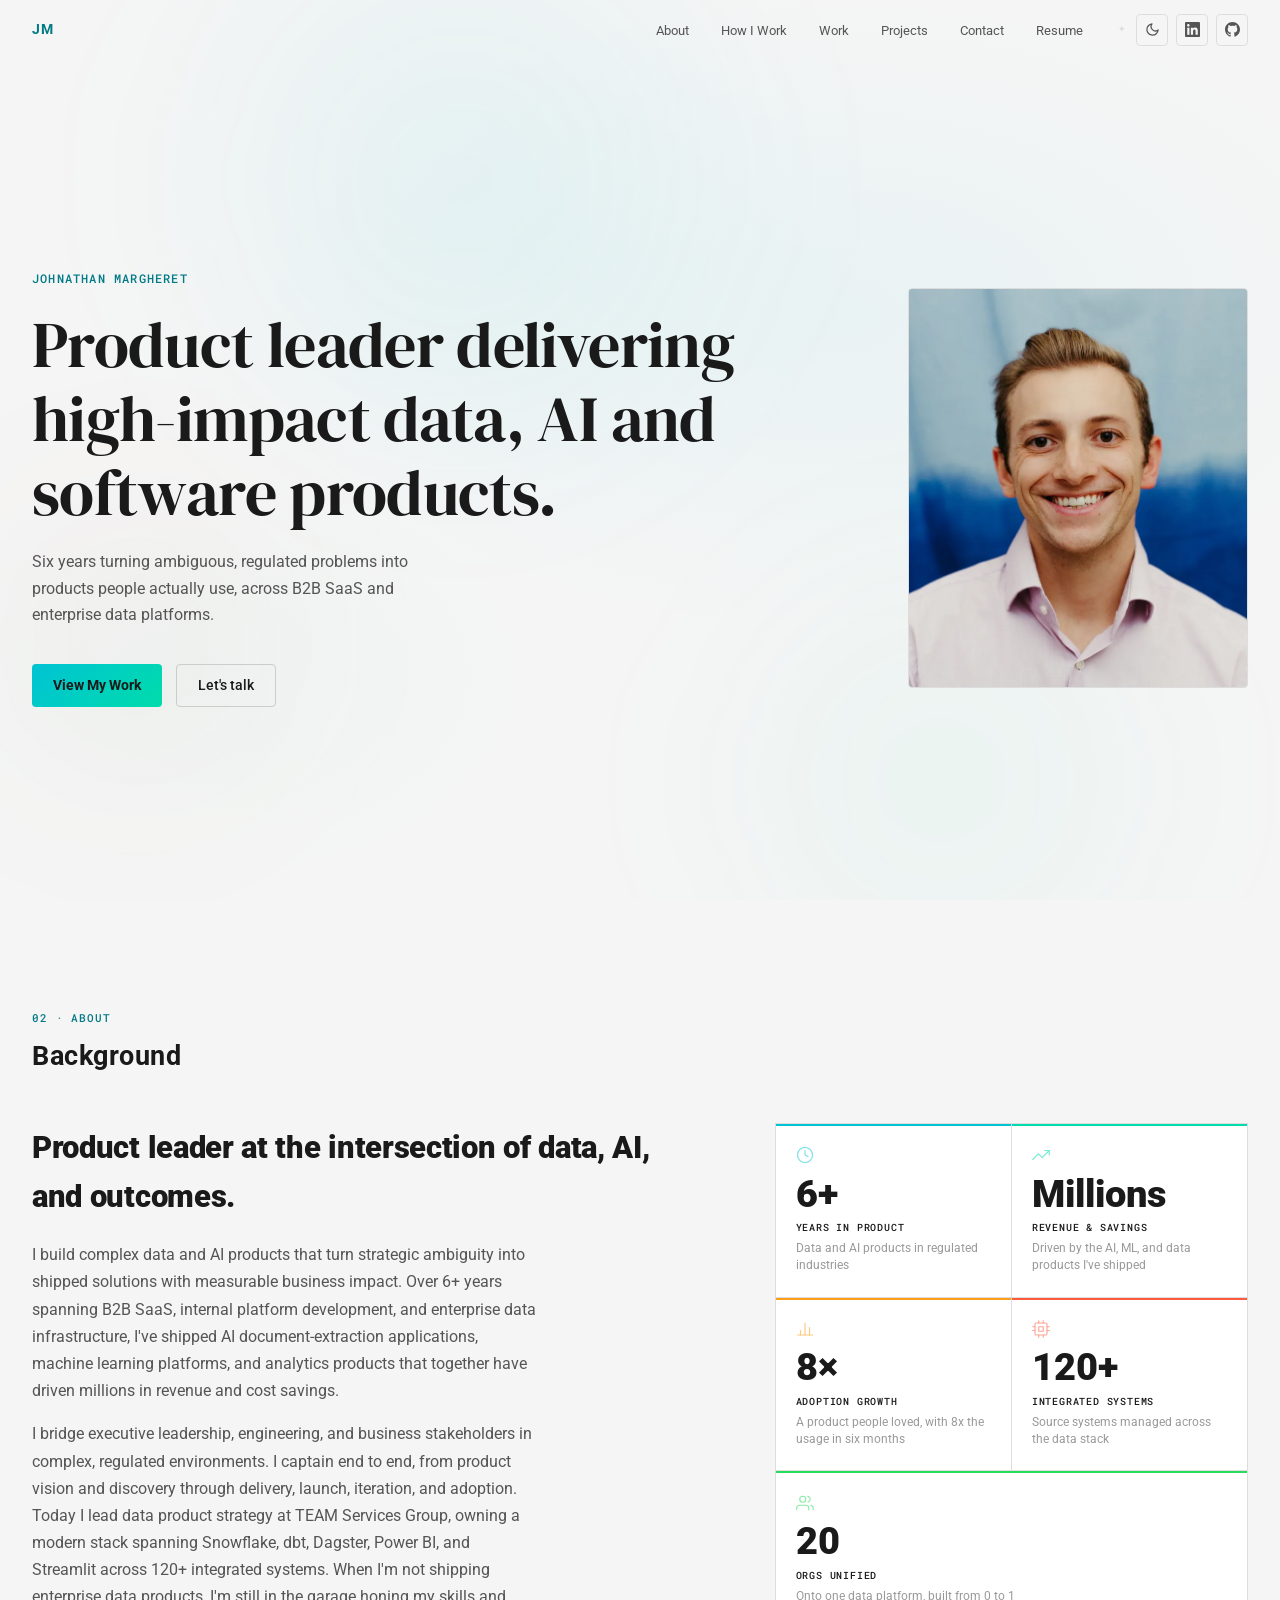
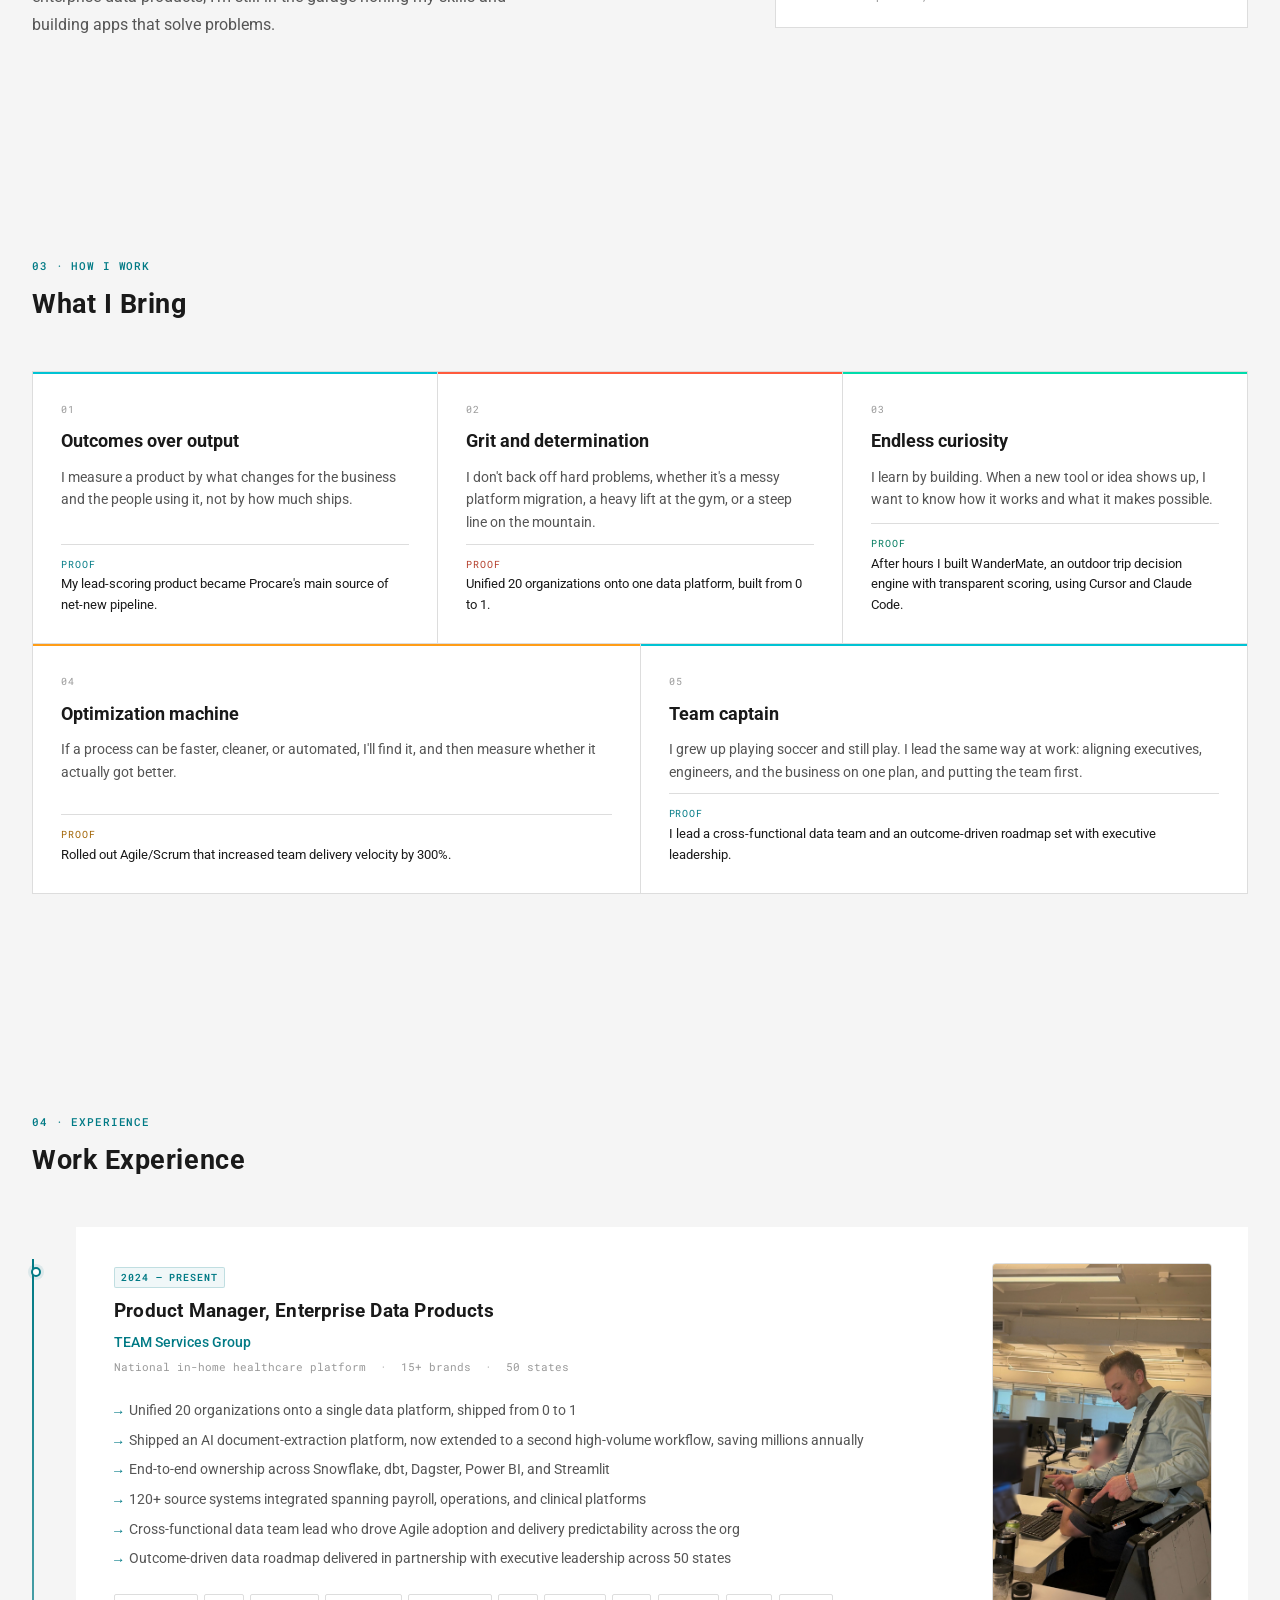
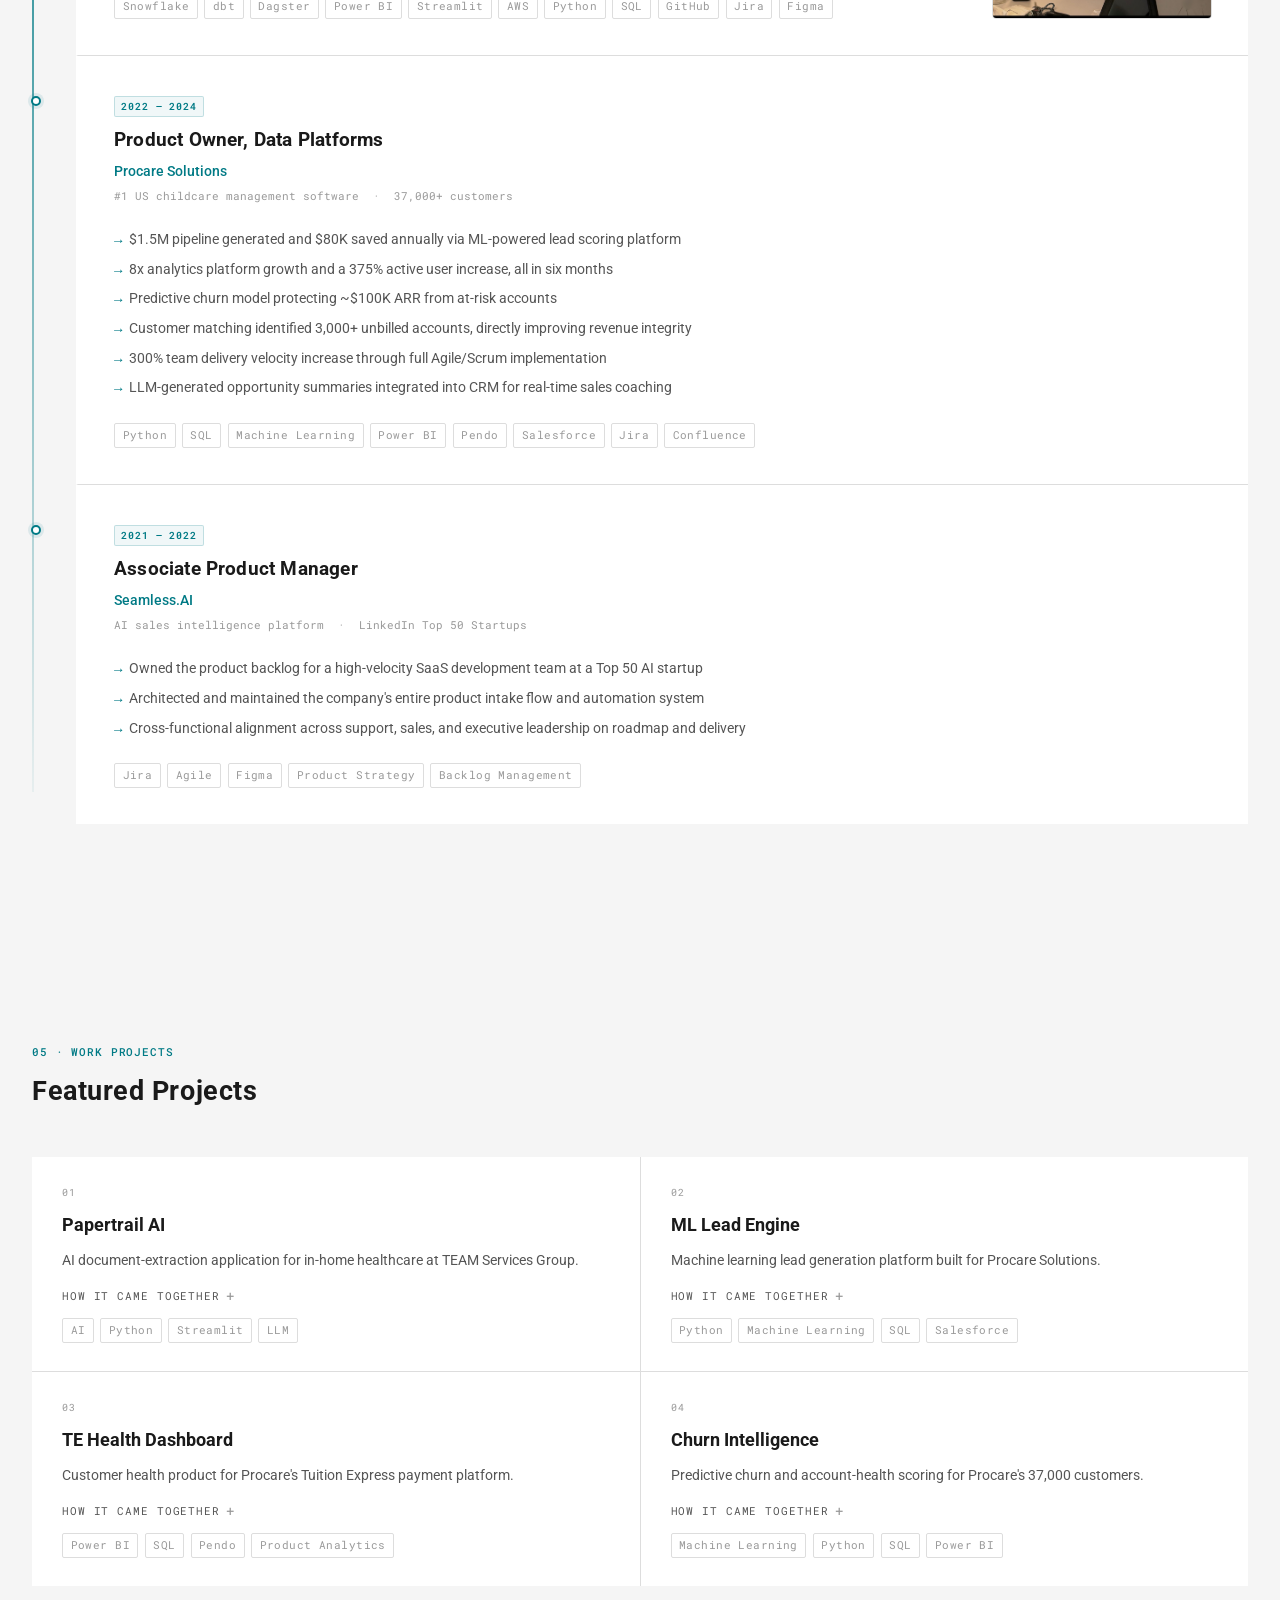
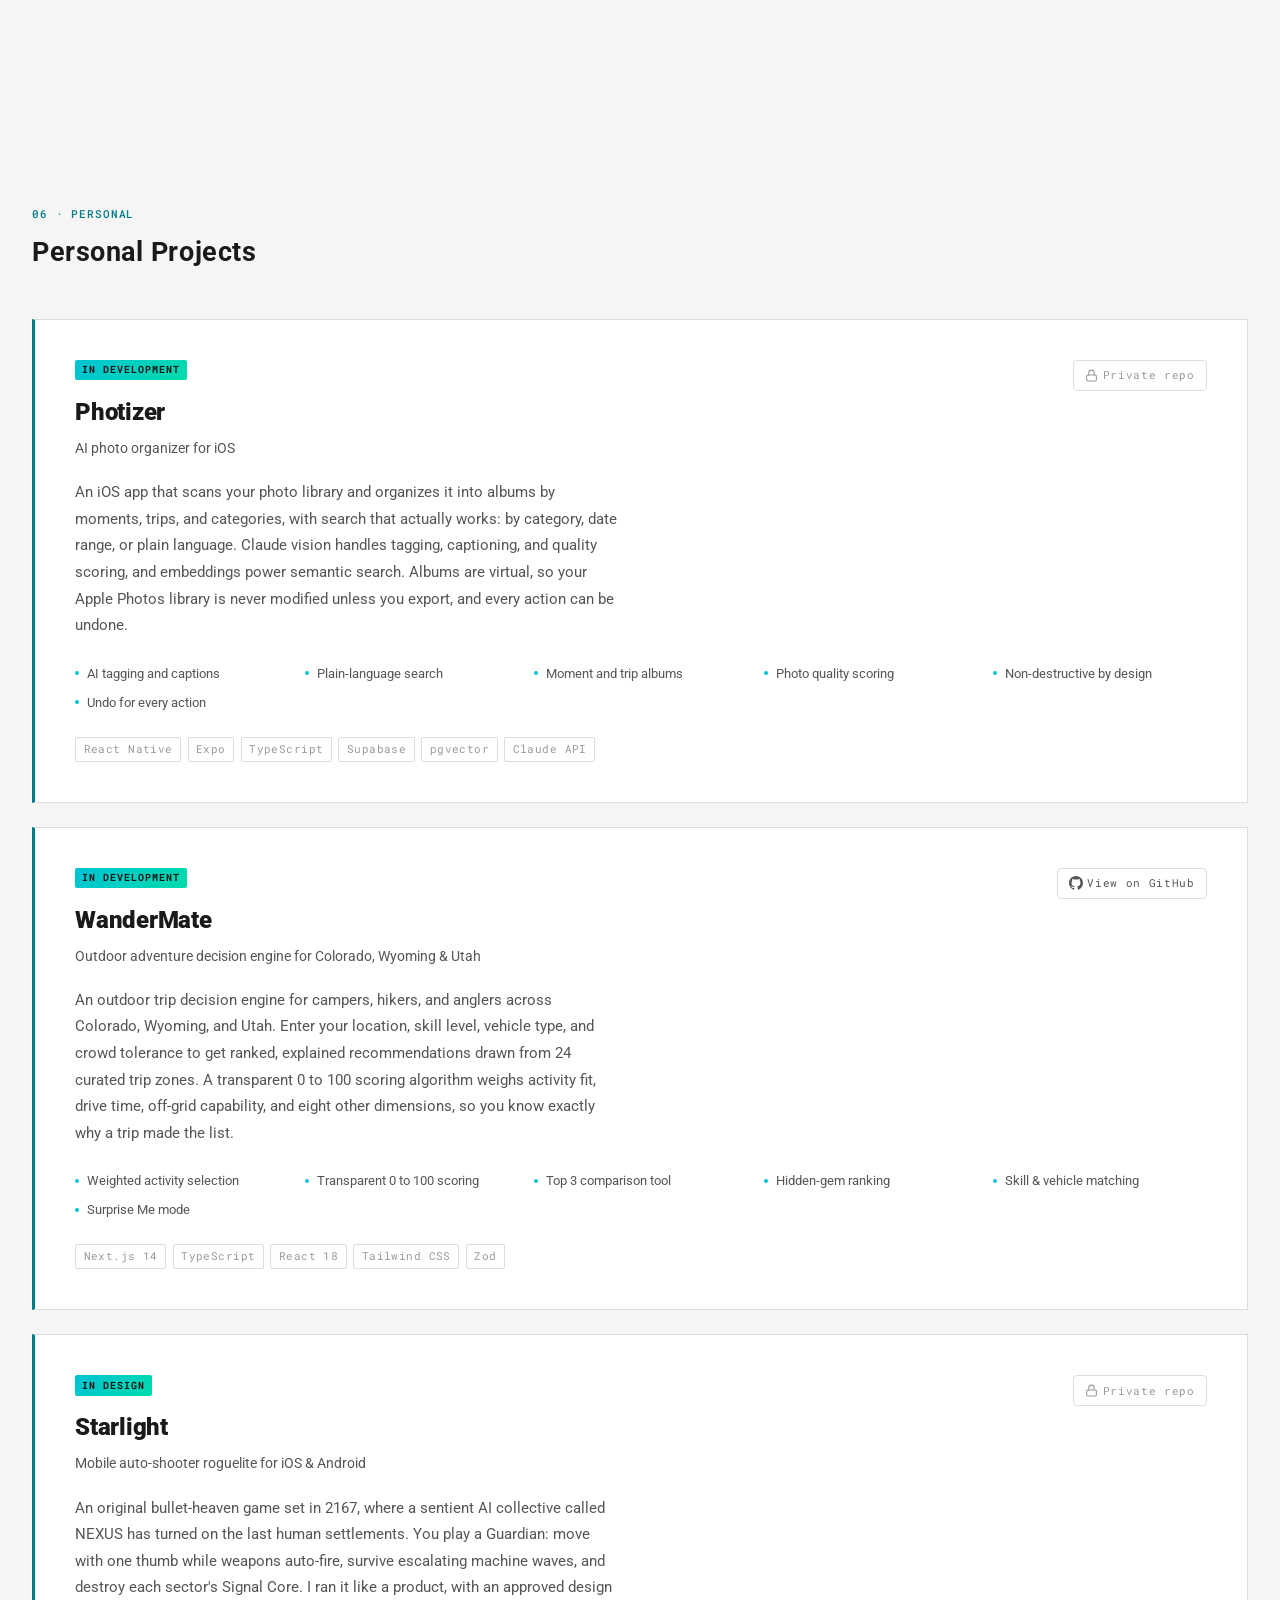
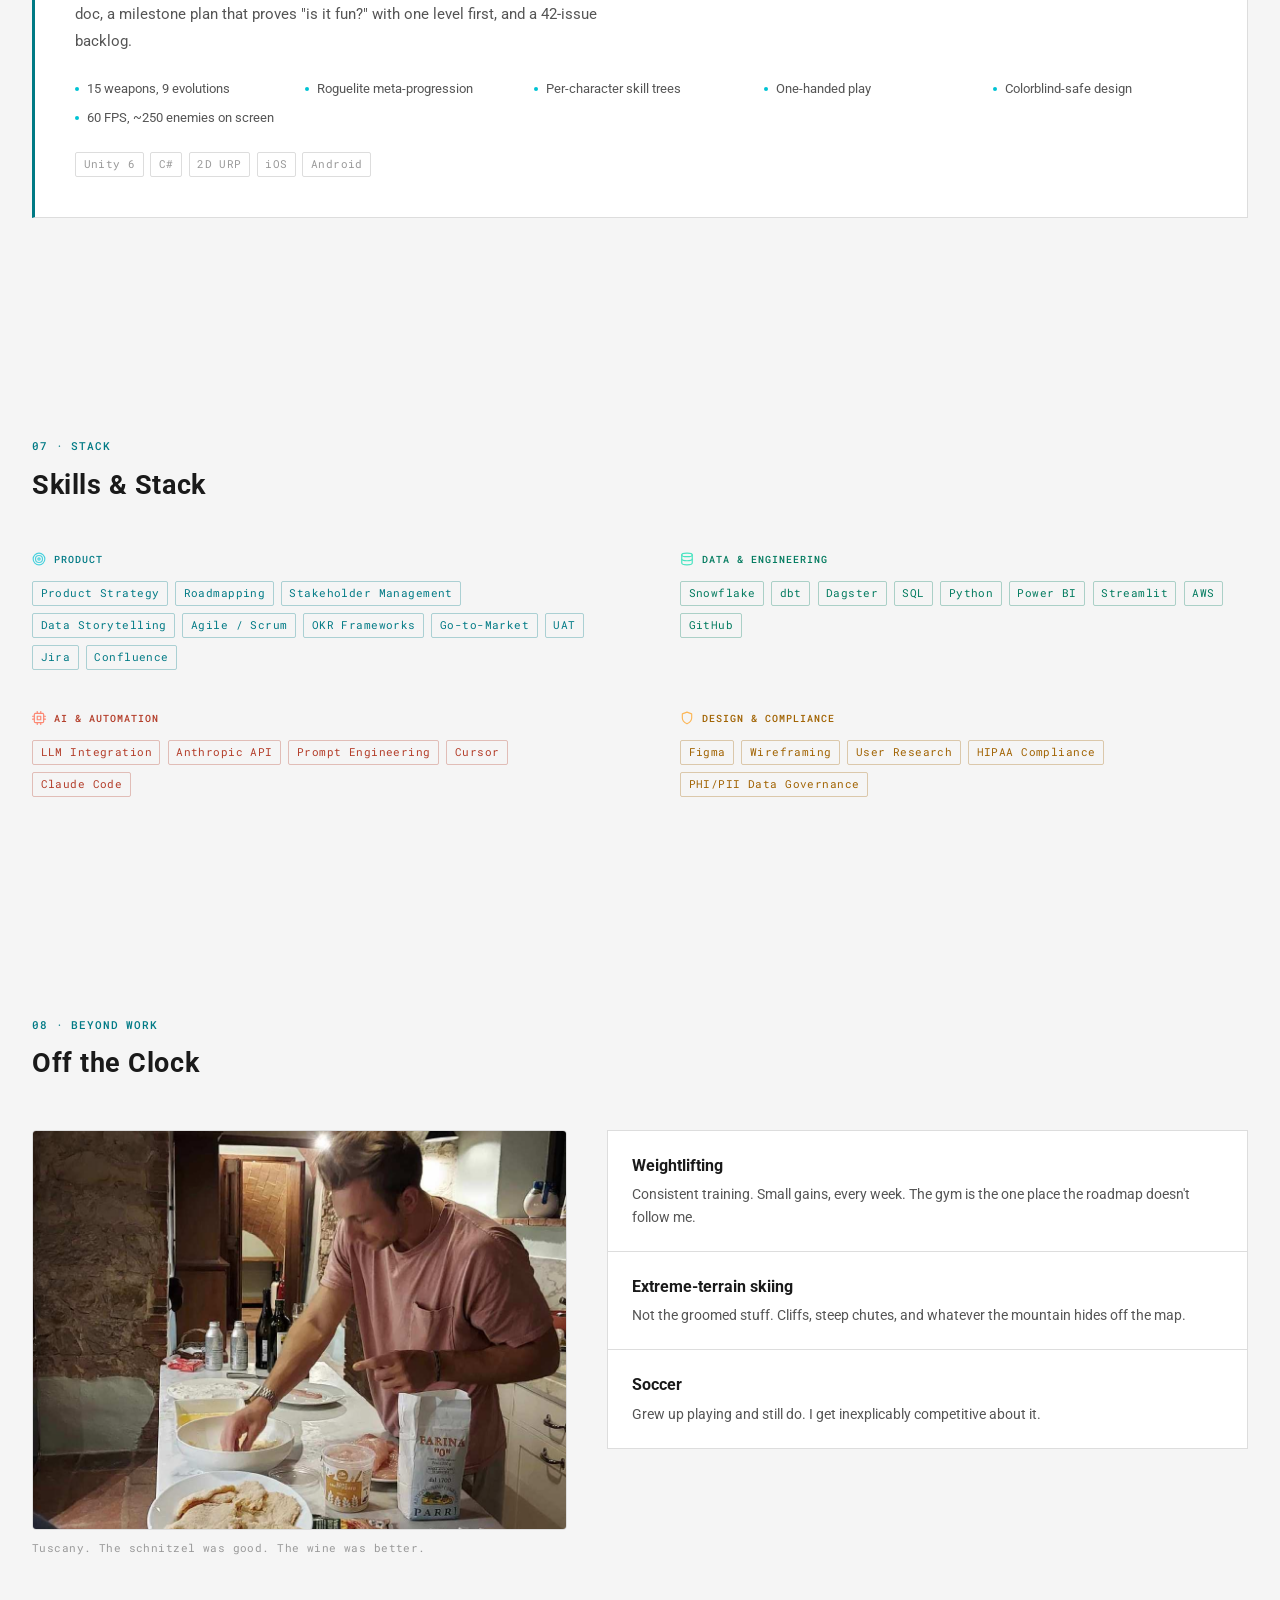
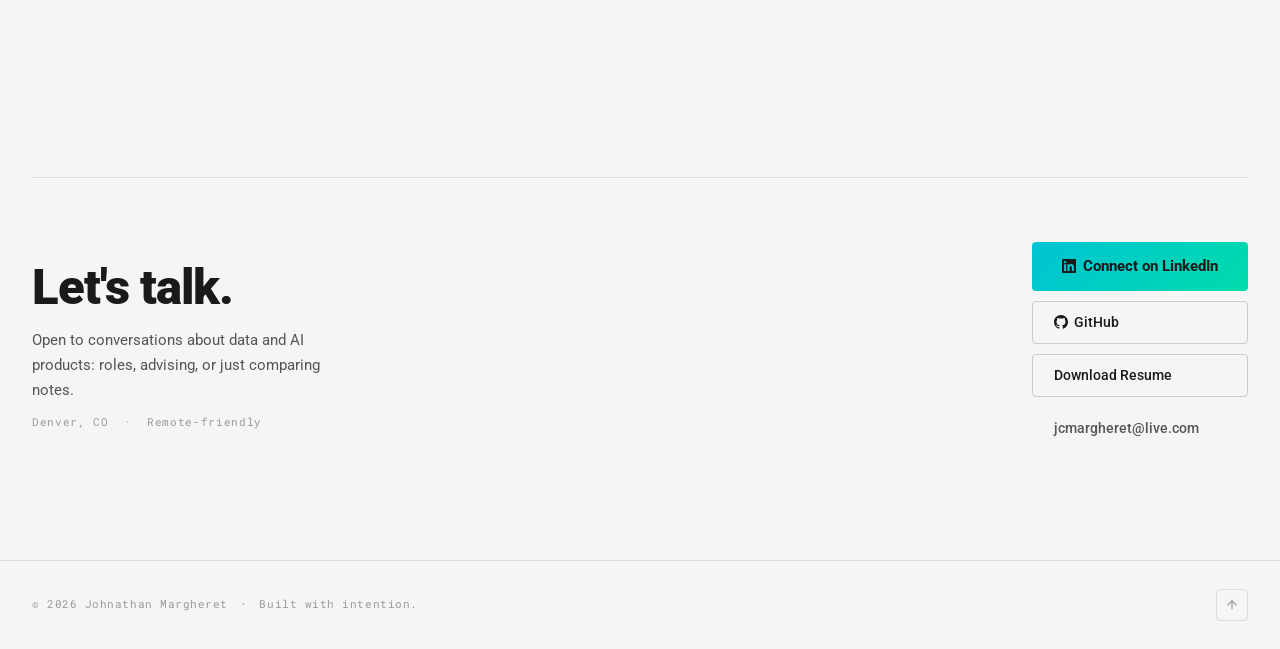
<file: index.html>
<!DOCTYPE html>
<html lang="en">
<head>
  <meta charset="UTF-8">
  <meta name="viewport" content="width=device-width, initial-scale=1.0">
  <meta name="description" content="Johnathan Margheret is a product leader who ships data, AI, and software products. Six years across B2B SaaS, enterprise data platforms, and regulated healthcare.">
  <title>Johnathan Margheret - Product Leader</title>
  <link rel="canonical" href="https://www.johnathanmargheret.com/">

  <!-- Favicon: small JM mark, no extra request -->
  <link rel="icon" href="data:image/svg+xml,<svg xmlns='http://www.w3.org/2000/svg' viewBox='0 0 32 32'><rect width='32' height='32' rx='6' fill='%231a1a1a'/><text x='16' y='22' font-family='Arial,sans-serif' font-size='15' font-weight='700' fill='%2300c3d4' text-anchor='middle'>JM</text></svg>">

  <!-- Social share preview -->
  <meta property="og:type" content="website">
  <meta property="og:title" content="Johnathan Margheret - Product Leader">
  <meta property="og:description" content="A product leader who ships data, AI, and software products, and builds his own.">
  <meta property="og:url" content="https://www.johnathanmargheret.com/">
  <meta property="og:image" content="https://www.johnathanmargheret.com/assets/og-image.jpg">
  <meta property="og:image:width" content="1200">
  <meta property="og:image:height" content="630">
  <meta name="twitter:card" content="summary_large_image">
  <meta name="twitter:title" content="Johnathan Margheret - Product Leader">
  <meta name="twitter:description" content="A product leader who ships data, AI, and software products, and builds his own.">
  <meta name="twitter:image" content="https://www.johnathanmargheret.com/assets/og-image.jpg">

  <script type="application/ld+json">
  {
    "@context": "https://schema.org",
    "@type": "Person",
    "name": "Johnathan Margheret",
    "jobTitle": "Product Leader",
    "url": "https://www.johnathanmargheret.com/",
    "image": "https://www.johnathanmargheret.com/assets/og-image.jpg",
    "worksFor": { "@type": "Organization", "name": "TEAM Services Group" },
    "address": { "@type": "PostalAddress", "addressLocality": "Denver", "addressRegion": "CO" },
    "sameAs": [
      "https://www.linkedin.com/in/johnathan-margheret-902886177",
      "https://github.com/SpartanMods"
    ]
  }
  </script>

  <link rel="preconnect" href="https://fonts.googleapis.com">
  <link rel="preconnect" href="https://fonts.gstatic.com" crossorigin>
  <link href="https://fonts.googleapis.com/css2?family=Roboto:wght@300;400;500;700;900&family=Roboto+Mono:wght@400;500&family=DM+Serif+Display:ital@0;1&display=swap" rel="stylesheet">
  <link rel="stylesheet" href="style.css">

  <!-- GoatCounter: cookie-free page view analytics -->
  <script data-goatcounter="https://johnathanmargheret.goatcounter.com/count" async src="//gc.zgo.at/count.js"></script>
</head>
<body>

<div class="progress-bar" id="progressBar" aria-hidden="true"></div>

<header class="site-header" id="siteHeader">
  <nav class="nav" aria-label="Main navigation">
    <a href="#hero" class="nav-brand" aria-label="Back to top">JM</a>
    <ul class="nav-links" role="list">
      <li><a href="#about">About</a></li>
      <li><a href="#values">How I Work</a></li>
      <li><a href="#work">Work</a></li>
      <li><a href="#projects">Projects</a></li>
      <!-- <li><a href="#notes">Notes</a></li> — uncomment once the first post is live -->
      <li><a href="#contact">Contact</a></li>
      <li><a href="assets/resume.pdf" target="_blank" rel="noopener">Resume</a></li>
    </ul>
    <div class="nav-icons">
      <a href="secret.html" class="easter-egg" aria-hidden="true" tabindex="-1" title="">✦</a>
      <button class="theme-toggle" id="themeToggle" aria-label="Toggle color scheme">
        <svg class="icon-sun" width="15" height="15" viewBox="0 0 24 24" fill="none" stroke="currentColor" stroke-width="2" stroke-linecap="round" stroke-linejoin="round" aria-hidden="true"><circle cx="12" cy="12" r="5"/><line x1="12" y1="1" x2="12" y2="3"/><line x1="12" y1="21" x2="12" y2="23"/><line x1="4.22" y1="4.22" x2="5.64" y2="5.64"/><line x1="18.36" y1="18.36" x2="19.78" y2="19.78"/><line x1="1" y1="12" x2="3" y2="12"/><line x1="21" y1="12" x2="23" y2="12"/><line x1="4.22" y1="19.78" x2="5.64" y2="18.36"/><line x1="18.36" y1="5.64" x2="19.78" y2="4.22"/></svg>
        <svg class="icon-moon" width="15" height="15" viewBox="0 0 24 24" fill="none" stroke="currentColor" stroke-width="2" stroke-linecap="round" stroke-linejoin="round" aria-hidden="true"><path d="M21 12.79A9 9 0 1 1 11.21 3 7 7 0 0 0 21 12.79z"/></svg>
      </button>
      <a href="https://www.linkedin.com/in/johnathan-margheret-902886177" target="_blank" rel="noopener noreferrer" aria-label="LinkedIn profile" class="icon-link">
        <svg width="15" height="15" viewBox="0 0 24 24" fill="currentColor" aria-hidden="true"><path d="M20.447 20.452h-3.554v-5.569c0-1.328-.027-3.037-1.852-3.037-1.853 0-2.136 1.445-2.136 2.939v5.667H9.351V9h3.414v1.561h.046c.477-.9 1.637-1.85 3.37-1.85 3.601 0 4.267 2.37 4.267 5.455v6.286zM5.337 7.433c-1.144 0-2.063-.926-2.063-2.065 0-1.138.92-2.063 2.063-2.063 1.14 0 2.064.925 2.064 2.063 0 1.139-.925 2.065-2.064 2.065zm1.782 13.019H3.555V9h3.564v11.452zM22.225 0H1.771C.792 0 0 .774 0 1.729v20.542C0 23.227.792 24 1.771 24h20.451C23.2 24 24 23.227 24 22.271V1.729C24 .774 23.2 0 22.222 0h.003z"/></svg>
      </a>
      <a href="https://github.com/SpartanMods" target="_blank" rel="noopener noreferrer" aria-label="GitHub profile" class="icon-link">
        <svg width="15" height="15" viewBox="0 0 24 24" fill="currentColor" aria-hidden="true"><path d="M12 0C5.374 0 0 5.373 0 12c0 5.302 3.438 9.8 8.207 11.387.599.111.793-.261.793-.577v-2.234c-3.338.726-4.033-1.416-4.033-1.416-.546-1.387-1.333-1.756-1.333-1.756-1.089-.745.083-.729.083-.729 1.205.084 1.839 1.237 1.839 1.237 1.07 1.834 2.807 1.304 3.492.997.107-.775.418-1.305.762-1.604-2.665-.305-5.467-1.334-5.467-5.931 0-1.311.469-2.381 1.236-3.221-.124-.303-.535-1.524.117-3.176 0 0 1.008-.322 3.301 1.23A11.509 11.509 0 0112 5.803c1.02.005 2.047.138 3.006.404 2.291-1.552 3.297-1.23 3.297-1.23.653 1.653.242 2.874.118 3.176.77.84 1.235 1.911 1.235 3.221 0 4.609-2.807 5.624-5.479 5.921.43.372.823 1.102.823 2.222v3.293c0 .319.192.694.801.576C20.566 21.797 24 17.3 24 12c0-6.627-5.373-12-12-12z"/></svg>
      </a>
    </div>
  </nav>
</header>

<main>

  <!-- HERO -->
  <section id="hero" class="hero" aria-label="Introduction">
    <div class="hero-bg" aria-hidden="true">
      <div class="hero-blob hero-blob-1"></div>
      <div class="hero-blob hero-blob-2"></div>
      <div class="hero-blob hero-blob-3"></div>
    </div>
    <div class="hero-content">
      <div class="hero-text">
        <p class="hero-name reveal-up">Johnathan Margheret</p>
        <h1 class="hero-headline reveal-up" style="--delay:0.08s">
          Product leader delivering high-impact data, AI and software products.
        </h1>
        <p class="hero-sub reveal-up" style="--delay:0.16s">
          Six years turning ambiguous, regulated problems into products people actually use, across B2B SaaS and enterprise data platforms.
        </p>
        <div class="hero-ctas reveal-up" style="--delay:0.24s">
          <a href="#work" class="btn btn-primary">View My Work</a>
          <a href="#contact" class="btn btn-outline">Let's talk</a>
          <!-- <a href="#notes" class="btn btn-ghost">Read my notes</a> — uncomment once the first post is live -->
        </div>
      </div>
      <div class="hero-photo reveal-up" style="--delay:0.32s">
        <picture>
          <source srcset="assets/profile.webp" type="image/webp">
          <img src="assets/profile.jpg" alt="Johnathan Margheret" class="profile-img" width="340" height="400" fetchpriority="high">
        </picture>
      </div>
    </div>
  </section>

  <!-- ABOUT -->
  <section id="about" class="section" aria-labelledby="about-heading">
    <div class="section-header">
      <span class="section-tag">02 · About</span>
      <h2 id="about-heading">Background</h2>
    </div>
    <div class="about-grid">
      <div class="about-bio reveal-up">
        <h2>Product leader at the intersection of data, AI, and outcomes.</h2>
        <p class="bio-text">
          I build complex data and AI products that turn strategic ambiguity into shipped solutions with
          measurable business impact. Over 6+ years spanning B2B SaaS, internal platform development, and
          enterprise data infrastructure, I've shipped AI document-extraction applications, machine learning
          platforms, and analytics products that together have driven millions in revenue and cost savings.
        </p>
        <p class="bio-text bio-text--spaced">
          I bridge executive leadership, engineering, and business stakeholders in complex, regulated
          environments. I captain end to end, from product vision and discovery through delivery, launch,
          iteration, and adoption. Today I lead data product strategy at TEAM Services Group, owning a modern
          stack spanning Snowflake, dbt, Dagster, Power BI, and Streamlit across 120+ integrated systems. When
          I'm not shipping enterprise data products, I'm still in the garage honing my skills and building apps
          that solve problems.
        </p>
      </div>
      <div class="stats-grid">
        <div class="stat-card reveal-up" style="--delay:0.05s">
          <svg class="stat-icon" width="18" height="18" viewBox="0 0 24 24" fill="none" stroke="currentColor" stroke-width="1.5" stroke-linecap="round" stroke-linejoin="round" aria-hidden="true" style="color:var(--teal)"><circle cx="12" cy="12" r="10"/><polyline points="12,6 12,12 16,14"/></svg>
          <span class="stat-num teal" data-count="6" data-suffix="+">6+</span>
          <span class="stat-label">Years in Product</span>
          <span class="stat-desc">Data and AI products in regulated industries</span>
        </div>
        <div class="stat-card reveal-up" style="--delay:0.1s">
          <svg class="stat-icon" width="18" height="18" viewBox="0 0 24 24" fill="none" stroke="currentColor" stroke-width="1.5" stroke-linecap="round" stroke-linejoin="round" aria-hidden="true" style="color:var(--mint)"><polyline points="23,6 13.5,15.5 8.5,10.5 1,18"/><polyline points="17,6 23,6 23,12"/></svg>
          <span class="stat-num mint">Millions</span>
          <span class="stat-label">Revenue &amp; Savings</span>
          <span class="stat-desc">Driven by the AI, ML, and data products I've shipped</span>
        </div>
        <div class="stat-card reveal-up" style="--delay:0.15s">
          <svg class="stat-icon" width="18" height="18" viewBox="0 0 24 24" fill="none" stroke="currentColor" stroke-width="1.5" stroke-linecap="round" stroke-linejoin="round" aria-hidden="true" style="color:var(--amber)"><line x1="18" y1="20" x2="18" y2="10"/><line x1="12" y1="20" x2="12" y2="4"/><line x1="6" y1="20" x2="6" y2="14"/><line x1="2" y1="20" x2="22" y2="20"/></svg>
          <span class="stat-num amber" data-count="8" data-suffix="&times;">8&times;</span>
          <span class="stat-label">Adoption Growth</span>
          <span class="stat-desc">A product people loved, with 8x the usage in six months</span>
        </div>
        <div class="stat-card reveal-up" style="--delay:0.2s">
          <svg class="stat-icon" width="18" height="18" viewBox="0 0 24 24" fill="none" stroke="currentColor" stroke-width="1.5" stroke-linecap="round" stroke-linejoin="round" aria-hidden="true" style="color:var(--coral)"><rect x="4" y="4" width="16" height="16" rx="2"/><rect x="9" y="9" width="6" height="6"/><line x1="9" y1="1" x2="9" y2="4"/><line x1="15" y1="1" x2="15" y2="4"/><line x1="9" y1="20" x2="9" y2="23"/><line x1="15" y1="20" x2="15" y2="23"/><line x1="20" y1="9" x2="23" y2="9"/><line x1="20" y1="14" x2="23" y2="14"/><line x1="1" y1="9" x2="4" y2="9"/><line x1="1" y1="14" x2="4" y2="14"/></svg>
          <span class="stat-num coral" data-count="120" data-suffix="+">120+</span>
          <span class="stat-label">Integrated Systems</span>
          <span class="stat-desc">Source systems managed across the data stack</span>
        </div>
        <div class="stat-card reveal-up" style="--delay:0.25s">
          <svg class="stat-icon" width="18" height="18" viewBox="0 0 24 24" fill="none" stroke="currentColor" stroke-width="1.5" stroke-linecap="round" stroke-linejoin="round" aria-hidden="true" style="color:var(--green)"><path d="M17 21v-2a4 4 0 0 0-4-4H5a4 4 0 0 0-4 4v2"/><circle cx="9" cy="7" r="4"/><path d="M23 21v-2a4 4 0 0 0-3-3.87"/><path d="M16 3.13a4 4 0 0 1 0 7.75"/></svg>
          <span class="stat-num green" data-count="20">20</span>
          <span class="stat-label">Orgs Unified</span>
          <span class="stat-desc">Onto one data platform, built from 0 to 1</span>
        </div>
      </div>
    </div>
  </section>

  <!-- HOW I WORK -->
  <section id="values" class="section" aria-labelledby="values-heading">
    <div class="section-header">
      <span class="section-tag">03 · How I Work</span>
      <h2 id="values-heading">What I Bring</h2>
    </div>
    <div class="values-grid">

      <article class="value-card c-teal reveal-up">
        <span class="value-idx">01</span>
        <h3 class="value-title">Outcomes over output</h3>
        <p class="value-desc">I measure a product by what changes for the business and the people using it, not by how much ships.</p>
        <p class="value-proof"><span class="value-proof-label">Proof</span> My lead-scoring product became Procare's main source of net-new pipeline.</p>
      </article>

      <article class="value-card c-coral reveal-up" style="--delay:0.06s">
        <span class="value-idx">02</span>
        <h3 class="value-title">Grit and determination</h3>
        <p class="value-desc">I don't back off hard problems, whether it's a messy platform migration, a heavy lift at the gym, or a steep line on the mountain.</p>
        <p class="value-proof"><span class="value-proof-label">Proof</span> Unified 20 organizations onto one data platform, built from 0 to 1.</p>
      </article>

      <article class="value-card c-mint reveal-up" style="--delay:0.12s">
        <span class="value-idx">03</span>
        <h3 class="value-title">Endless curiosity</h3>
        <p class="value-desc">I learn by building. When a new tool or idea shows up, I want to know how it works and what it makes possible.</p>
        <p class="value-proof"><span class="value-proof-label">Proof</span> After hours I built WanderMate, an outdoor trip decision engine with transparent scoring, using Cursor and Claude Code.</p>
      </article>

      <article class="value-card c-amber reveal-up" style="--delay:0.18s">
        <span class="value-idx">04</span>
        <h3 class="value-title">Optimization machine</h3>
        <p class="value-desc">If a process can be faster, cleaner, or automated, I'll find it, and then measure whether it actually got better.</p>
        <p class="value-proof"><span class="value-proof-label">Proof</span> Rolled out Agile/Scrum that increased team delivery velocity by 300%.</p>
      </article>

      <article class="value-card c-teal reveal-up" style="--delay:0.24s">
        <span class="value-idx">05</span>
        <h3 class="value-title">Team captain</h3>
        <p class="value-desc">I grew up playing soccer and still play. I lead the same way at work: aligning executives, engineers, and the business on one plan, and putting the team first.</p>
        <p class="value-proof"><span class="value-proof-label">Proof</span> I lead a cross-functional data team and an outcome-driven roadmap set with executive leadership.</p>
      </article>

    </div>
  </section>

  <!-- WORK -->
  <section id="work" class="section" aria-labelledby="work-heading">
    <div class="section-header">
      <span class="section-tag">04 · Experience</span>
      <h2 id="work-heading">Work Experience</h2>
    </div>
    <div class="timeline">

      <article class="role-card reveal-up">
        <div class="role-card-layout">
          <div class="role-card-content">
            <div class="role-head">
              <div class="role-head-info">
                <div class="role-period">2024 &ndash; Present</div>
                <h3 class="role-title">Product Manager, Enterprise Data Products</h3>
                <p class="role-company">TEAM Services Group</p>
                <p class="role-context">National in-home healthcare platform &nbsp;·&nbsp; 15+ brands &nbsp;·&nbsp; 50 states</p>
              </div>
            </div>
            <ul class="role-highlights">
              <li>Unified 20 organizations onto a single data platform, shipped from 0 to 1</li>
              <li>Shipped an AI document-extraction platform, now extended to a second high-volume workflow, saving millions annually</li>
              <li>End-to-end ownership across Snowflake, dbt, Dagster, Power BI, and Streamlit</li>
              <li>120+ source systems integrated spanning payroll, operations, and clinical platforms</li>
              <li>Cross-functional data team lead who drove Agile adoption and delivery predictability across the org</li>
              <li>Outcome-driven data roadmap delivered in partnership with executive leadership across 50 states</li>
            </ul>
            <div class="role-tags" aria-label="Tech stack">
              <span class="tag">Snowflake</span>
              <span class="tag">dbt</span>
              <span class="tag">Dagster</span>
              <span class="tag">Power BI</span>
              <span class="tag">Streamlit</span>
              <span class="tag">AWS</span>
              <span class="tag">Python</span>
              <span class="tag">SQL</span>
              <span class="tag">GitHub</span>
              <span class="tag">Jira</span>
              <span class="tag">Figma</span>
            </div>
          </div>
          <img src="assets/work.jpg" alt="Johnathan at work" class="role-photo" loading="lazy">
        </div>
      </article>

      <article class="role-card reveal-up">
        <div class="role-head">
          <div class="role-head-info">
            <div class="role-period">2022 &ndash; 2024</div>
            <h3 class="role-title">Product Owner, Data Platforms</h3>
            <p class="role-company">Procare Solutions</p>
            <p class="role-context">#1 US childcare management software &nbsp;·&nbsp; 37,000+ customers</p>
          </div>
        </div>
        <ul class="role-highlights">
          <li>$1.5M pipeline generated and $80K saved annually via ML-powered lead scoring platform</li>
          <li>8x analytics platform growth and a 375% active user increase, all in six months</li>
          <li>Predictive churn model protecting ~$100K ARR from at-risk accounts</li>
          <li>Customer matching identified 3,000+ unbilled accounts, directly improving revenue integrity</li>
          <li>300% team delivery velocity increase through full Agile/Scrum implementation</li>
          <li>LLM-generated opportunity summaries integrated into CRM for real-time sales coaching</li>
        </ul>
        <div class="role-tags" aria-label="Tech stack">
          <span class="tag">Python</span>
          <span class="tag">SQL</span>
          <span class="tag">Machine Learning</span>
          <span class="tag">Power BI</span>
          <span class="tag">Pendo</span>
          <span class="tag">Salesforce</span>
          <span class="tag">Jira</span>
          <span class="tag">Confluence</span>
        </div>
      </article>

      <article class="role-card reveal-up">
        <div class="role-head">
          <div class="role-head-info">
            <div class="role-period">2021 &ndash; 2022</div>
            <h3 class="role-title">Associate Product Manager</h3>
            <p class="role-company">Seamless.AI</p>
            <p class="role-context">AI sales intelligence platform &nbsp;·&nbsp; LinkedIn Top 50 Startups</p>
          </div>
        </div>
        <ul class="role-highlights">
          <li>Owned the product backlog for a high-velocity SaaS development team at a Top 50 AI startup</li>
          <li>Architected and maintained the company's entire product intake flow and automation system</li>
          <li>Cross-functional alignment across support, sales, and executive leadership on roadmap and delivery</li>
        </ul>
        <div class="role-tags" aria-label="Tech stack">
          <span class="tag">Jira</span>
          <span class="tag">Agile</span>
          <span class="tag">Figma</span>
          <span class="tag">Product Strategy</span>
          <span class="tag">Backlog Management</span>
        </div>
      </article>

    </div>
  </section>

  <!-- WORK PROJECTS -->
  <section id="projects" class="section" aria-labelledby="projects-heading">
    <div class="section-header">
      <span class="section-tag">05 · Work Projects</span>
      <h2 id="projects-heading">Featured Projects</h2>
    </div>
    <div class="projects-grid">

      <article class="project-card c-teal reveal-up">
        <span class="proj-idx">01</span>
        <h3 class="proj-title">Papertrail AI</h3>
        <p class="proj-desc">AI document-extraction application for in-home healthcare at TEAM Services Group.</p>
        <details class="proj-detail">
          <summary>How it came together</summary>
          <div class="proj-detail-body">
            <p><span class="proj-label">Problem</span> High-volume documents were keyed in by hand across 15+ brands. It was slow, repetitive, and easy to get wrong.</p>
            <p><span class="proj-label">What I built</span> A Python and Streamlit application that uses an LLM to read each document and extract the fields that matter, with a human-in-the-loop review step so reviewers approve instead of transcribe, and an integration that writes clean data downstream into the EMR. Built first for compliance documents, then extended on the same pipeline to a second workflow.</p>
            <p><span class="proj-label">Outcome</span> Millions saved each year, with manual entry and reconciliation work nearly eliminated.</p>
          </div>
        </details>
        <div class="proj-tags">
          <span class="tag">AI</span>
          <span class="tag">Python</span>
          <span class="tag">Streamlit</span>
          <span class="tag">LLM</span>
        </div>
      </article>

      <article class="project-card c-coral reveal-up" style="--delay:0.08s">
        <span class="proj-idx">02</span>
        <h3 class="proj-title">ML Lead Engine</h3>
        <p class="proj-desc">Machine learning lead generation platform built for Procare Solutions.</p>
        <details class="proj-detail">
          <summary>How it came together</summary>
          <div class="proj-detail-body">
            <p><span class="proj-label">Problem</span> Sales had no dependable source of net-new pipeline. Reps picked leads on gut feel and a lot of them went nowhere.</p>
            <p><span class="proj-label">What I built</span> An end-to-end lead-scoring product: a machine learning model defined with data science, plus a Salesforce integration that puts each score in front of reps inside the workflow they already use.</p>
            <p><span class="proj-label">Outcome</span> It became the company's main source of net-new pipeline and lowered acquisition costs.</p>
          </div>
        </details>
        <div class="proj-tags">
          <span class="tag">Python</span>
          <span class="tag">Machine Learning</span>
          <span class="tag">SQL</span>
          <span class="tag">Salesforce</span>
        </div>
      </article>

      <article class="project-card c-mint reveal-up" style="--delay:0.16s">
        <span class="proj-idx">03</span>
        <h3 class="proj-title">TE Health Dashboard</h3>
        <p class="proj-desc">Customer health product for Procare's Tuition Express payment platform.</p>
        <details class="proj-detail">
          <summary>How it came together</summary>
          <div class="proj-detail-body">
            <p><span class="proj-label">Problem</span> The business had no live read on product health, so nobody saw which payment accounts were quietly slipping until it was too late.</p>
            <p><span class="proj-label">What I built</span> A customer-health product in Power BI fed by Pendo product signals. The harder part was deciding which engagement and usage metrics actually meant an account was at risk, rather than just charting everything.</p>
            <p><span class="proj-label">Outcome</span> Gave the team its first real-time pulse on product health and the accounts worth worrying about.</p>
          </div>
        </details>
        <div class="proj-tags">
          <span class="tag">Power BI</span>
          <span class="tag">SQL</span>
          <span class="tag">Pendo</span>
          <span class="tag">Product Analytics</span>
        </div>
      </article>

      <article class="project-card c-amber reveal-up" style="--delay:0.24s">
        <span class="proj-idx">04</span>
        <h3 class="proj-title">Churn Intelligence</h3>
        <p class="proj-desc">Predictive churn and account-health scoring for Procare's 37,000 customers.</p>
        <details class="proj-detail">
          <summary>How it came together</summary>
          <div class="proj-detail-body">
            <p><span class="proj-label">Problem</span> Cancellations kept catching the team off guard. There was no early warning across a base of 37,000 accounts.</p>
            <p><span class="proj-label">What I built</span> A predictive churn model and account-health score, with features designed alongside data science and a playbook built with customer success for what to do when an account lit up.</p>
            <p><span class="proj-label">Outcome</span> High-risk accounts got flagged before they cancelled, protecting recurring revenue.</p>
          </div>
        </details>
        <div class="proj-tags">
          <span class="tag">Machine Learning</span>
          <span class="tag">Python</span>
          <span class="tag">SQL</span>
          <span class="tag">Power BI</span>
        </div>
      </article>

    </div>
  </section>

  <!-- PERSONAL PROJECTS -->
  <section id="personal" class="section" aria-labelledby="personal-heading">
    <div class="section-header">
      <span class="section-tag">06 · Personal</span>
      <h2 id="personal-heading">Personal Projects</h2>
    </div>

    <article class="personal-project-card reveal-up">
      <div class="pp-header">
        <div class="pp-meta">
          <span class="pp-status">In Development</span>
          <h3 class="pp-title">Photizer</h3>
          <p class="pp-tagline">AI photo organizer for iOS</p>
        </div>
        <span class="pp-link pp-private">
          <svg width="13" height="13" viewBox="0 0 24 24" fill="none" stroke="currentColor" stroke-width="2" stroke-linecap="round" stroke-linejoin="round" aria-hidden="true"><rect x="3" y="11" width="18" height="11" rx="2"/><path d="M7 11V7a5 5 0 0 1 10 0v4"/></svg>
          Private repo
        </span>
      </div>
      <p class="pp-desc">
        An iOS app that scans your photo library and organizes it into albums by moments, trips, and categories,
        with search that actually works: by category, date range, or plain language. Claude vision handles
        tagging, captioning, and quality scoring, and embeddings power semantic search. Albums are virtual, so
        your Apple Photos library is never modified unless you export, and every action can be undone.
      </p>
      <div class="pp-features">
        <span>AI tagging and captions</span>
        <span>Plain-language search</span>
        <span>Moment and trip albums</span>
        <span>Photo quality scoring</span>
        <span>Non-destructive by design</span>
        <span>Undo for every action</span>
      </div>
      <div class="pp-tags">
        <span class="tag">React Native</span>
        <span class="tag">Expo</span>
        <span class="tag">TypeScript</span>
        <span class="tag">Supabase</span>
        <span class="tag">pgvector</span>
        <span class="tag">Claude API</span>
      </div>
    </article>

    <article class="personal-project-card reveal-up" style="--delay:0.08s">
      <div class="pp-header">
        <div class="pp-meta">
          <span class="pp-status">In Development</span>
          <h3 class="pp-title">WanderMate</h3>
          <p class="pp-tagline">Outdoor adventure decision engine for Colorado, Wyoming &amp; Utah</p>
        </div>
        <a href="https://github.com/SpartanMods/wanderMate" target="_blank" rel="noopener noreferrer" class="pp-link" aria-label="WanderMate on GitHub">
          <svg width="14" height="14" viewBox="0 0 24 24" fill="currentColor" aria-hidden="true"><path d="M12 0C5.374 0 0 5.373 0 12c0 5.302 3.438 9.8 8.207 11.387.599.111.793-.261.793-.577v-2.234c-3.338.726-4.033-1.416-4.033-1.416-.546-1.387-1.333-1.756-1.333-1.756-1.089-.745.083-.729.083-.729 1.205.084 1.839 1.237 1.839 1.237 1.07 1.834 2.807 1.304 3.492.997.107-.775.418-1.305.762-1.604-2.665-.305-5.467-1.334-5.467-5.931 0-1.311.469-2.381 1.236-3.221-.124-.303-.535-1.524.117-3.176 0 0 1.008-.322 3.301 1.23A11.509 11.509 0 0112 5.803c1.02.005 2.047.138 3.006.404 2.291-1.552 3.297-1.23 3.297-1.23.653 1.653.242 2.874.118 3.176.77.84 1.235 1.911 1.235 3.221 0 4.609-2.807 5.624-5.479 5.921.43.372.823 1.102.823 2.222v3.293c0 .319.192.694.801.576C20.566 21.797 24 17.3 24 12c0-6.627-5.373-12-12-12z"/></svg>
          View on GitHub
        </a>
      </div>
      <p class="pp-desc">
        An outdoor trip decision engine for campers, hikers, and anglers across Colorado, Wyoming, and Utah.
        Enter your location, skill level, vehicle type, and crowd tolerance to get ranked, explained recommendations
        drawn from 24 curated trip zones. A transparent 0 to 100 scoring algorithm weighs activity fit, drive time,
        off-grid capability, and eight other dimensions, so you know exactly why a trip made the list.
      </p>
      <div class="pp-features">
        <span>Weighted activity selection</span>
        <span>Transparent 0 to 100 scoring</span>
        <span>Top 3 comparison tool</span>
        <span>Hidden-gem ranking</span>
        <span>Skill &amp; vehicle matching</span>
        <span>Surprise Me mode</span>
      </div>
      <div class="pp-tags">
        <span class="tag">Next.js 14</span>
        <span class="tag">TypeScript</span>
        <span class="tag">React 18</span>
        <span class="tag">Tailwind CSS</span>
        <span class="tag">Zod</span>
      </div>
    </article>

    <article class="personal-project-card reveal-up" style="--delay:0.16s">
      <div class="pp-header">
        <div class="pp-meta">
          <span class="pp-status">In Design</span>
          <h3 class="pp-title">Starlight</h3>
          <p class="pp-tagline">Mobile auto-shooter roguelite for iOS &amp; Android</p>
        </div>
        <span class="pp-link pp-private">
          <svg width="13" height="13" viewBox="0 0 24 24" fill="none" stroke="currentColor" stroke-width="2" stroke-linecap="round" stroke-linejoin="round" aria-hidden="true"><rect x="3" y="11" width="18" height="11" rx="2"/><path d="M7 11V7a5 5 0 0 1 10 0v4"/></svg>
          Private repo
        </span>
      </div>
      <p class="pp-desc">
        An original bullet-heaven game set in 2167, where a sentient AI collective called NEXUS has turned on the
        last human settlements. You play a Guardian: move with one thumb while weapons auto-fire, survive escalating
        machine waves, and destroy each sector's Signal Core. I ran it like a product, with an approved design doc,
        a milestone plan that proves "is it fun?" with one level first, and a 42-issue backlog.
      </p>
      <div class="pp-features">
        <span>15 weapons, 9 evolutions</span>
        <span>Roguelite meta-progression</span>
        <span>Per-character skill trees</span>
        <span>One-handed play</span>
        <span>Colorblind-safe design</span>
        <span>60 FPS, ~250 enemies on screen</span>
      </div>
      <div class="pp-tags">
        <span class="tag">Unity 6</span>
        <span class="tag">C#</span>
        <span class="tag">2D URP</span>
        <span class="tag">iOS</span>
        <span class="tag">Android</span>
      </div>
    </article>
  </section>

  <!-- SKILLS -->
  <section id="skills" class="section" aria-labelledby="skills-heading">
    <div class="section-header">
      <span class="section-tag">07 · Stack</span>
      <h2 id="skills-heading">Skills &amp; Stack</h2>
    </div>
    <div class="skills-grid">
      <div class="skill-group skill-c-teal reveal-up">
        <div class="skill-group-header">
          <svg class="skill-group-icon" width="14" height="14" viewBox="0 0 24 24" fill="none" stroke="currentColor" stroke-width="2" stroke-linecap="round" stroke-linejoin="round" aria-hidden="true"><circle cx="12" cy="12" r="10"/><circle cx="12" cy="12" r="6"/><circle cx="12" cy="12" r="2"/></svg>
          <h3 class="skill-group-label teal">Product</h3>
        </div>
        <div class="skill-tags">
          <span class="tag">Product Strategy</span>
          <span class="tag">Roadmapping</span>
          <span class="tag">Stakeholder Management</span>
          <span class="tag">Data Storytelling</span>
          <span class="tag">Agile / Scrum</span>
          <span class="tag">OKR Frameworks</span>
          <span class="tag">Go-to-Market</span>
          <span class="tag">UAT</span>
          <span class="tag">Jira</span>
          <span class="tag">Confluence</span>
        </div>
      </div>
      <div class="skill-group skill-c-mint reveal-up" style="--delay:0.08s">
        <div class="skill-group-header">
          <svg class="skill-group-icon" width="14" height="14" viewBox="0 0 24 24" fill="none" stroke="currentColor" stroke-width="2" stroke-linecap="round" stroke-linejoin="round" aria-hidden="true"><ellipse cx="12" cy="5" rx="9" ry="3"/><path d="M21 12c0 1.66-4 3-9 3s-9-1.34-9-3"/><path d="M3 5v14c0 1.66 4 3 9 3s9-1.34 9-3V5"/></svg>
          <h3 class="skill-group-label mint">Data &amp; Engineering</h3>
        </div>
        <div class="skill-tags">
          <span class="tag">Snowflake</span>
          <span class="tag">dbt</span>
          <span class="tag">Dagster</span>
          <span class="tag">SQL</span>
          <span class="tag">Python</span>
          <span class="tag">Power BI</span>
          <span class="tag">Streamlit</span>
          <span class="tag">AWS</span>
          <span class="tag">GitHub</span>
        </div>
      </div>
      <div class="skill-group skill-c-coral reveal-up" style="--delay:0.16s">
        <div class="skill-group-header">
          <svg class="skill-group-icon" width="14" height="14" viewBox="0 0 24 24" fill="none" stroke="currentColor" stroke-width="2" stroke-linecap="round" stroke-linejoin="round" aria-hidden="true"><rect x="4" y="4" width="16" height="16" rx="2"/><rect x="9" y="9" width="6" height="6"/><line x1="9" y1="1" x2="9" y2="4"/><line x1="15" y1="1" x2="15" y2="4"/><line x1="9" y1="20" x2="9" y2="23"/><line x1="15" y1="20" x2="15" y2="23"/><line x1="20" y1="9" x2="23" y2="9"/><line x1="20" y1="14" x2="23" y2="14"/><line x1="1" y1="9" x2="4" y2="9"/><line x1="1" y1="14" x2="4" y2="14"/></svg>
          <h3 class="skill-group-label coral">AI &amp; Automation</h3>
        </div>
        <div class="skill-tags">
          <span class="tag">LLM Integration</span>
          <span class="tag">Anthropic API</span>
          <span class="tag">Prompt Engineering</span>
          <span class="tag">Cursor</span>
          <span class="tag">Claude Code</span>
        </div>
      </div>
      <div class="skill-group skill-c-amber reveal-up" style="--delay:0.24s">
        <div class="skill-group-header">
          <svg class="skill-group-icon" width="14" height="14" viewBox="0 0 24 24" fill="none" stroke="currentColor" stroke-width="2" stroke-linecap="round" stroke-linejoin="round" aria-hidden="true"><path d="M12 22s8-4 8-10V5l-8-3-8 3v7c0 6 8 10 8 10z"/></svg>
          <h3 class="skill-group-label amber">Design &amp; Compliance</h3>
        </div>
        <div class="skill-tags">
          <span class="tag">Figma</span>
          <span class="tag">Wireframing</span>
          <span class="tag">User Research</span>
          <span class="tag">HIPAA Compliance</span>
          <span class="tag">PHI/PII Data Governance</span>
        </div>
      </div>
    </div>
  </section>

  <!-- BEYOND WORK -->
  <section id="beyond" class="section" aria-labelledby="beyond-heading">
    <div class="section-header">
      <span class="section-tag">08 · Beyond Work</span>
      <h2 id="beyond-heading">Off the Clock</h2>
    </div>
    <div class="beyond-grid">
      <figure class="beyond-photo reveal-up">
        <img src="assets/personal.jpg" alt="Johnathan cooking in Tuscany" loading="lazy">
        <figcaption>Tuscany. The schnitzel was good. The wine was better.</figcaption>
      </figure>
      <div class="beyond-tiles">
        <div class="beyond-tile reveal-up" style="--delay:0.06s">
          <h3 class="beyond-title">Weightlifting</h3>
          <p class="beyond-desc">Consistent training. Small gains, every week. The gym is the one place the roadmap doesn't follow me.</p>
        </div>
        <div class="beyond-tile reveal-up" style="--delay:0.12s">
          <h3 class="beyond-title">Extreme-terrain skiing</h3>
          <p class="beyond-desc">Not the groomed stuff. Cliffs, steep chutes, and whatever the mountain hides off the map.</p>
        </div>
        <div class="beyond-tile reveal-up" style="--delay:0.18s">
          <h3 class="beyond-title">Soccer</h3>
          <p class="beyond-desc">Grew up playing and still do. I get inexplicably competitive about it.</p>
        </div>
      </div>
    </div>
  </section>

  <!-- NOTES: uncomment once the first post is live in /notes/, and add a nav link + hero button (see above)
  <section id="notes" class="section" aria-labelledby="notes-heading">
    <div class="section-header">
      <span class="section-tag">09 · Notes</span>
      <h2 id="notes-heading">Notes</h2>
    </div>
    <div class="notes-list">
      <a class="note-link reveal-up" href="notes/post-slug.html">
        <h3 class="note-title">Post title</h3>
        <p class="note-desc">One-sentence summary of the post.</p>
      </a>
    </div>
  </section>
  -->

  <!-- CONTACT -->
  <section id="contact" class="section contact-section" aria-labelledby="contact-heading">
    <div class="contact-inner">
      <div class="contact-text reveal-up">
        <h2 id="contact-heading" class="contact-heading">Let's talk.</h2>
        <p class="contact-sub">Open to conversations about data and AI products: roles, advising, or just comparing notes.</p>
        <p class="contact-location">Denver, CO &nbsp;·&nbsp; Remote-friendly</p>
      </div>
      <div class="contact-actions reveal-up" style="--delay:0.1s">
        <a href="https://www.linkedin.com/in/johnathan-margheret-902886177" target="_blank" rel="noopener noreferrer" class="btn btn-primary btn-lg">
          <svg width="14" height="14" viewBox="0 0 24 24" fill="currentColor" aria-hidden="true"><path d="M20.447 20.452h-3.554v-5.569c0-1.328-.027-3.037-1.852-3.037-1.853 0-2.136 1.445-2.136 2.939v5.667H9.351V9h3.414v1.561h.046c.477-.9 1.637-1.85 3.37-1.85 3.601 0 4.267 2.37 4.267 5.455v6.286zM5.337 7.433c-1.144 0-2.063-.926-2.063-2.065 0-1.138.92-2.063 2.063-2.063 1.14 0 2.064.925 2.064 2.063 0 1.139-.925 2.065-2.064 2.065zm1.782 13.019H3.555V9h3.564v11.452zM22.225 0H1.771C.792 0 0 .774 0 1.729v20.542C0 23.227.792 24 1.771 24h20.451C23.2 24 24 23.227 24 22.271V1.729C24 .774 23.2 0 22.222 0h.003z"/></svg>
          Connect on LinkedIn
        </a>
        <a href="https://github.com/SpartanMods" target="_blank" rel="noopener noreferrer" class="btn btn-outline">
          <svg width="14" height="14" viewBox="0 0 24 24" fill="currentColor" aria-hidden="true"><path d="M12 0C5.374 0 0 5.373 0 12c0 5.302 3.438 9.8 8.207 11.387.599.111.793-.261.793-.577v-2.234c-3.338.726-4.033-1.416-4.033-1.416-.546-1.387-1.333-1.756-1.333-1.756-1.089-.745.083-.729.083-.729 1.205.084 1.839 1.237 1.839 1.237 1.07 1.834 2.807 1.304 3.492.997.107-.775.418-1.305.762-1.604-2.665-.305-5.467-1.334-5.467-5.931 0-1.311.469-2.381 1.236-3.221-.124-.303-.535-1.524.117-3.176 0 0 1.008-.322 3.301 1.23A11.509 11.509 0 0112 5.803c1.02.005 2.047.138 3.006.404 2.291-1.552 3.297-1.23 3.297-1.23.653 1.653.242 2.874.118 3.176.77.84 1.235 1.911 1.235 3.221 0 4.609-2.807 5.624-5.479 5.921.43.372.823 1.102.823 2.222v3.293c0 .319.192.694.801.576C20.566 21.797 24 17.3 24 12c0-6.627-5.373-12-12-12z"/></svg>
          GitHub
        </a>
        <a href="assets/resume.pdf" target="_blank" rel="noopener" class="btn btn-outline">Download Resume</a>
        <a href="mailto:jcmargheret@live.com" class="btn btn-ghost">jcmargheret@live.com</a>
      </div>
    </div>
  </section>

</main>

<footer class="site-footer">
  <div class="footer-inner">
    <p class="footer-text">
      <span>&copy; 2026 Johnathan Margheret</span>
      <span class="footer-sep">·</span>
      <span>Built with intention.</span>
    </p>
    <a href="#hero" class="back-to-top" aria-label="Back to top">
      <svg width="14" height="14" viewBox="0 0 24 24" fill="none" stroke="currentColor" stroke-width="2" stroke-linecap="round" stroke-linejoin="round" aria-hidden="true"><line x1="12" y1="19" x2="12" y2="5"/><polyline points="5,12 12,5 19,12"/></svg>
    </a>
  </div>
</footer>

<div class="cursor-dot" aria-hidden="true"></div>
<script src="main.js" defer></script>
</body>
</html>
</file>
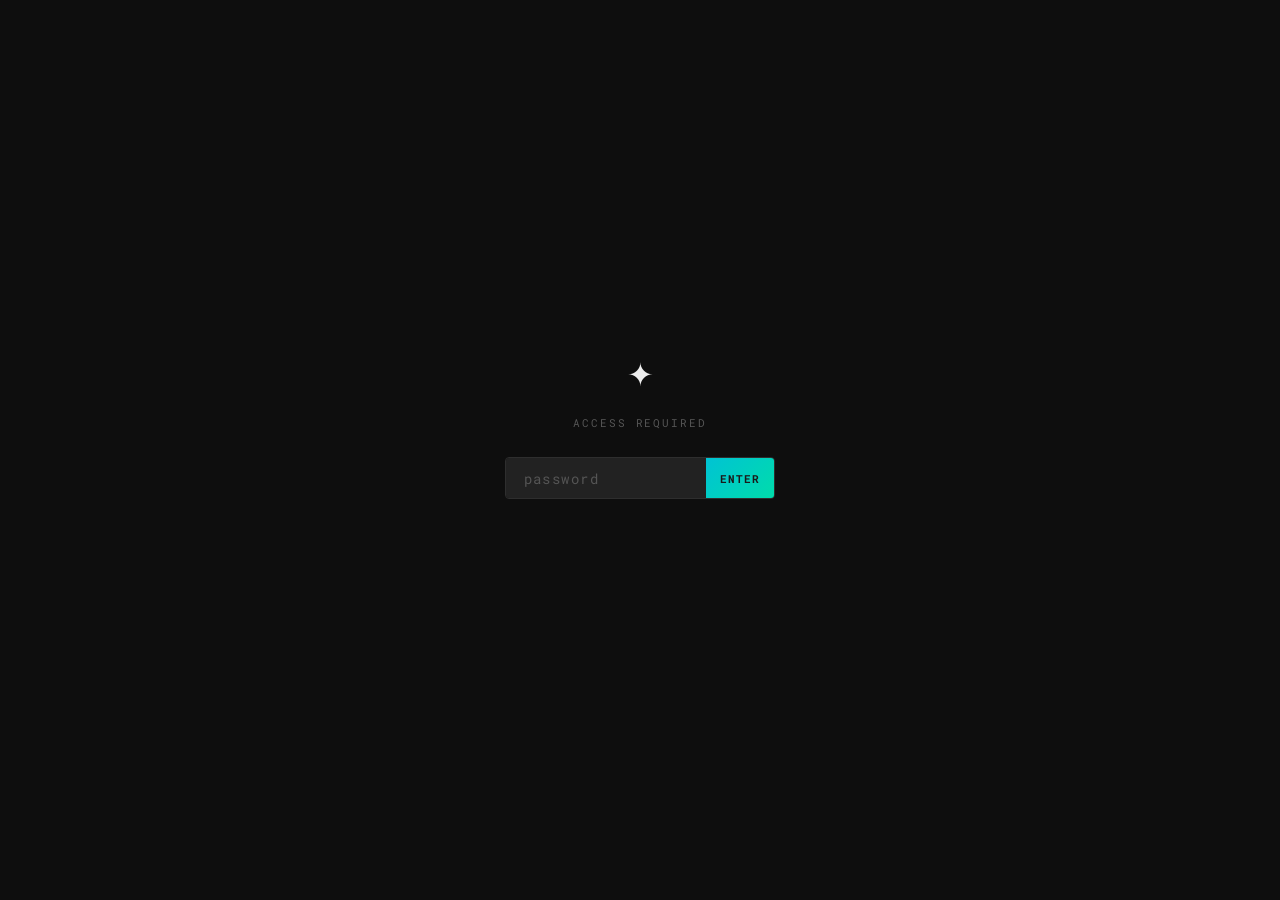
<file: secret.html>
<!DOCTYPE html>
<html lang="en" data-theme="dark">
<head>
  <meta charset="UTF-8">
  <meta name="viewport" content="width=device-width, initial-scale=1.0">
  <title>??</title>
  <meta name="robots" content="noindex, nofollow">
  <link rel="preconnect" href="https://fonts.googleapis.com">
  <link rel="preconnect" href="https://fonts.gstatic.com" crossorigin>
  <link href="https://fonts.googleapis.com/css2?family=Roboto:wght@300;400;500;700;900&family=Roboto+Mono:wght@400;500&display=swap" rel="stylesheet">
  <style>
    :root {
      --bg:         #1a1a1a;
      --surface:    #222222;
      --surface-h:  #2a2a2a;
      --text:       #ededed;
      --muted:      #999999;
      --dim:        #555555;
      --teal:       #00c3d4;
      --mint:       #00dcab;
      --coral:      #ff5a3c;
      --amber:      #ff9d17;
      --green:      #28dc5c;
      --border:     #2e2e2e;
      --grad:       linear-gradient(135deg, #00c3d4, #00dcab);
      --font:       'Roboto', sans-serif;
      --mono:       'Roboto Mono', monospace;
      --r:          4px;
    }

    *, *::before, *::after { box-sizing: border-box; margin: 0; padding: 0; }
    html { font-size: 16px; scroll-behavior: smooth; }
    body {
      background: var(--bg); color: var(--text);
      font-family: var(--font); line-height: 1.65;
      overflow-x: hidden;
    }
    a { color: inherit; text-decoration: none; }
    img { max-width: 100%; display: block; }

    /* ── Lock screen ── */
    .lock {
      position: fixed; inset: 0; z-index: 999;
      background: #0e0e0e;
      display: flex; align-items: center; justify-content: center;
      flex-direction: column; gap: 1.5rem;
      padding: 2rem;
    }
    .lock-icon {
      font-size: 2rem; line-height: 1;
      animation: pulse 3s ease-in-out infinite;
    }
    @keyframes pulse {
      0%,100% { opacity: 0.4; transform: scale(1); }
      50%      { opacity: 1;   transform: scale(1.08); }
    }
    .lock-label {
      font-family: var(--mono); font-size: 0.68rem;
      letter-spacing: 0.18em; text-transform: uppercase;
      color: var(--dim);
    }
    .lock-form {
      display: flex; gap: 0;
      border: 1px solid var(--border); border-radius: var(--r);
      overflow: hidden;
    }
    .lock-form.shake {
      animation: shake 0.4s ease;
      border-color: var(--coral);
    }
    @keyframes shake {
      0%,100% { transform: translateX(0); }
      20%      { transform: translateX(-6px); }
      40%      { transform: translateX(6px); }
      60%      { transform: translateX(-4px); }
      80%      { transform: translateX(4px); }
    }
    .lock-input {
      background: var(--surface); border: none; outline: none;
      color: var(--text); font-family: var(--mono);
      font-size: 0.9rem; padding: 0.7em 1.2em;
      letter-spacing: 0.1em; width: 200px;
    }
    .lock-input::placeholder { color: var(--dim); }
    .lock-btn {
      background: var(--grad); color: #1a1a1a;
      font-family: var(--mono); font-size: 0.7rem;
      font-weight: 700; letter-spacing: 0.1em;
      text-transform: uppercase; border: none;
      padding: 0 1.2em; cursor: pointer;
      transition: opacity 0.15s ease;
    }
    .lock-btn:hover { opacity: 0.85; }
    .lock-error {
      font-family: var(--mono); font-size: 0.68rem;
      color: var(--coral); letter-spacing: 0.06em;
      min-height: 1em; opacity: 0;
      transition: opacity 0.2s ease;
    }
    .lock-error.visible { opacity: 1; }

    /* ── Page content ── */
    .page { display: none; }
    .page.visible { display: block; animation: fadeIn 0.5s ease; }
    @keyframes fadeIn { from { opacity: 0; } to { opacity: 1; } }

    /* Back link */
    .back-bar {
      padding: 1.25rem 2rem;
      border-bottom: 1px solid var(--border);
      display: flex; align-items: center; gap: 0.5rem;
    }
    .back-link {
      font-family: var(--mono); font-size: 0.72rem;
      letter-spacing: 0.08em; color: var(--dim);
      display: flex; align-items: center; gap: 0.4rem;
      transition: color 0.15s ease;
    }
    .back-link:hover { color: var(--teal); }

    /* Hero */
    .s-hero {
      padding: 5rem 2rem 3rem;
      max-width: 1100px; margin: 0 auto;
      display: grid; grid-template-columns: 1fr 1fr;
      gap: 4rem; align-items: center;
    }
    .s-hero-text {}
    .found-tag {
      font-family: var(--mono); font-size: 0.65rem;
      letter-spacing: 0.2em; text-transform: uppercase;
      color: var(--teal); display: block; margin-bottom: 1rem;
    }
    .s-hero-title {
      font-size: clamp(2.5rem, 5vw, 4rem);
      font-weight: 900; line-height: 1.1;
      letter-spacing: -0.02em; margin-bottom: 1rem;
    }
    .s-hero-sub {
      font-size: 0.95rem; color: var(--muted);
      max-width: 42ch; line-height: 1.7; font-weight: 300;
    }
    .s-photo-wrap {
      position: relative;
    }
    .s-photo {
      width: 100%; aspect-ratio: 3/4;
      object-fit: cover; object-position: center top;
      border-radius: var(--r);
      border: 1px solid var(--border);
    }
    .s-photo-caption {
      font-family: var(--mono); font-size: 0.62rem;
      color: var(--dim); letter-spacing: 0.06em;
      margin-top: 0.6rem; text-align: right;
    }

    /* Sections */
    .s-section {
      max-width: 1100px; margin: 0 auto;
      padding: 3.5rem 2rem;
      border-top: 1px solid var(--border);
    }
    .s-section-tag {
      font-family: var(--mono); font-size: 0.65rem;
      letter-spacing: 0.12em; text-transform: uppercase;
      font-weight: 500; display: block; margin-bottom: 0.5rem;
    }
    .s-section-title {
      font-size: 1.5rem; font-weight: 900;
      letter-spacing: -0.01em; margin-bottom: 2rem;
    }

    /* Interest cards */
    .interest-grid {
      display: grid;
      grid-template-columns: repeat(auto-fill, minmax(230px, 1fr));
      gap: 1px; background: var(--border);
      border: 1px solid var(--border);
    }
    .interest-card {
      background: var(--surface); padding: 1.5rem 1.25rem;
      transition: background 0.15s ease;
    }
    .interest-card:hover { background: var(--surface-h); }
    .interest-icon { font-size: 1.5rem; margin-bottom: 0.75rem; line-height: 1; }
    .interest-name {
      font-size: 0.95rem; font-weight: 700; margin-bottom: 0.35rem;
    }
    .interest-desc { font-size: 0.82rem; color: var(--muted); line-height: 1.5; }

    /* Game list */
    .game-list {
      display: flex; flex-wrap: wrap; gap: 0.6rem;
    }
    .game-chip {
      font-family: var(--mono); font-size: 0.7rem;
      letter-spacing: 0.06em; padding: 0.35em 0.85em;
      border: 1px solid var(--border); border-radius: 2px;
      color: var(--muted); transition: border-color 0.15s, color 0.15s;
    }
    .game-chip:hover { border-color: var(--amber); color: var(--text); }

    /* Moxxi section */
    .moxxi-block {
      background: var(--surface); border: 1px solid var(--border);
      border-left: 3px solid var(--mint);
      padding: 1.75rem 2rem;
      display: flex; gap: 1.5rem; align-items: flex-start;
    }
    .moxxi-icon { font-size: 2.5rem; line-height: 1; flex-shrink: 0; }
    .moxxi-name {
      font-size: 1rem; font-weight: 700; margin-bottom: 0.4rem;
    }
    .moxxi-desc { font-size: 0.875rem; color: var(--muted); line-height: 1.6; }

    /* Footer */
    .s-footer {
      max-width: 1100px; margin: 0 auto;
      padding: 2.5rem 2rem; border-top: 1px solid var(--border);
      display: flex; align-items: center; justify-content: space-between;
      gap: 1rem; flex-wrap: wrap;
    }
    .s-footer-text {
      font-family: var(--mono); font-size: 0.68rem;
      color: var(--dim); letter-spacing: 0.06em;
    }
    .s-footer-teal { color: var(--teal); }

    /* Responsive */
    @media (max-width: 768px) {
      .s-hero { grid-template-columns: 1fr; gap: 2.5rem; }
      .s-hero { padding-top: 3rem; }
      .s-photo { aspect-ratio: 4/3; }
    }
    @media (max-width: 480px) {
      .back-bar, .s-section, .s-hero, .s-footer { padding-left: 1.25rem; padding-right: 1.25rem; }
      .moxxi-block { flex-direction: column; gap: 0.75rem; }
    }
  </style>
</head>
<body>

<!-- ── Lock screen ── -->
<div class="lock" id="lock">
  <div class="lock-icon">✦</div>
  <p class="lock-label">Access required</p>
  <div class="lock-form" id="lockForm">
    <input
      class="lock-input"
      id="pwInput"
      type="password"
      placeholder="password"
      autocomplete="off"
      autofocus
    >
    <button class="lock-btn" onclick="checkPw()">Enter</button>
  </div>
  <p class="lock-error" id="lockError">wrong password</p>
</div>

<!-- ── Page ── -->
<div class="page" id="page">

  <div class="back-bar">
    <a href="index.html" class="back-link">
      <svg width="12" height="12" viewBox="0 0 24 24" fill="none" stroke="currentColor" stroke-width="2.5" stroke-linecap="round" stroke-linejoin="round" aria-hidden="true"><path d="M19 12H5M12 5l-7 7 7 7"/></svg>
      Back
    </a>
  </div>

  <!-- Hero -->
  <section class="s-hero">
    <div class="s-hero-text">
      <span class="found-tag">You found it.</span>
      <h1 class="s-hero-title">Beyond the product brief.</h1>
      <p class="s-hero-sub">
        The resume tells you what Johnathan ships. This page tells you who actually shows up.
        A Colorado-based PM who's equally at home debugging a dbt model, dropping into a black
        diamond chute, or cooking schnitzel in a centuries-old Italian farmhouse.
      </p>
    </div>
    <div class="s-photo-wrap">
      <img src="assets/personal.jpg" alt="Johnathan cooking in Italy" class="s-photo" loading="eager">
      <p class="s-photo-caption">Tuscany. The schnitzel was good. The wine was better.</p>
    </div>
  </section>

  <!-- Physical pursuits -->
  <section class="s-section">
    <span class="s-section-tag" style="color:var(--teal)">01 / Physical</span>
    <h2 class="s-section-title">How he moves.</h2>
    <div class="interest-grid">
      <div class="interest-card">
        <div class="interest-icon">🏋️</div>
        <p class="interest-name">Weightlifting</p>
        <p class="interest-desc">Consistent training. The gym is the one place the roadmap doesn't follow him in.</p>
      </div>
      <div class="interest-card">
        <div class="interest-icon">⛷️</div>
        <p class="interest-name">Skiing — Extreme Terrain</p>
        <p class="interest-desc">Not the groomed stuff. Hitting cliffs, steep chutes, and whatever the mountain hides off the map.</p>
      </div>
      <div class="interest-card">
        <div class="interest-icon">🏍️</div>
        <p class="interest-name">Dirt Bikes</p>
        <p class="interest-desc">Rides and wrenches. Half the fun is tearing one apart and putting it back together in the garage.</p>
      </div>
      <div class="interest-card">
        <div class="interest-icon">🏕️</div>
        <p class="interest-name">Camping — Colorado</p>
        <p class="interest-desc">Dispersed sites, high altitude, no signal. Best way to reset after a brutal sprint.</p>
      </div>
      <div class="interest-card">
        <div class="interest-icon">⚽</div>
        <p class="interest-name">Soccer</p>
        <p class="interest-desc">Grew up playing. Still plays. Gets inexplicably competitive about it.</p>
      </div>
      <div class="interest-card">
        <div class="interest-icon">🏓</div>
        <p class="interest-name">Table Tennis</p>
        <p class="interest-desc">Don't let the casual vibe fool you. He takes this way more seriously than he lets on.</p>
      </div>
    </div>
  </section>

  <!-- Digital life -->
  <section class="s-section">
    <span class="s-section-tag" style="color:var(--amber)">02 / Digital</span>
    <h2 class="s-section-title">How he decompresses.</h2>
    <p style="font-size:0.95rem;color:var(--muted);max-width:52ch;line-height:1.7;margin-bottom:1.5rem;font-weight:300">
      The same brain that builds data pipelines by day is raiding dungeons and grinding loadouts at night.
      Genre preferences lean toward shooters, RPGs, and anything with a good loot loop.
    </p>
    <div class="game-list">
      <span class="game-chip">Destiny 2</span>
      <span class="game-chip">Doom</span>
      <span class="game-chip">Battlefield</span>
      <span class="game-chip">Borderlands</span>
      <span class="game-chip">Pokemon</span>
    </div>
  </section>

  <!-- Moxxi -->
  <section class="s-section">
    <span class="s-section-tag" style="color:var(--mint)">03 / Most Important</span>
    <h2 class="s-section-title">The real boss.</h2>
    <div class="moxxi-block">
      <div class="moxxi-icon">🐱</div>
      <div>
        <p class="moxxi-name">Moxxi</p>
        <p class="moxxi-desc">
          Named after the Borderlands character. Has the attitude to match. Fully aware she runs the
          apartment and acts accordingly. Supervises standups from a blanket. Highest-ranking stakeholder
          in the household. Non-negotiable.
        </p>
      </div>
    </div>
  </section>

  <footer class="s-footer">
    <p class="s-footer-text">Now you know too much. <span class="s-footer-teal">✦</span></p>
    <a href="index.html" class="back-link" style="font-family:var(--mono);font-size:0.68rem;letter-spacing:0.08em;color:var(--dim);transition:color 0.15s">
      Back to the professional version
    </a>
  </footer>

</div>

<script>
  function checkPw() {
    const val = document.getElementById('pwInput').value;
    if (val === 'Johnny') {
      sessionStorage.setItem('jm_unlocked', '1');
      document.getElementById('lock').style.display = 'none';
      document.getElementById('page').classList.add('visible');
    } else {
      const form = document.getElementById('lockForm');
      const err  = document.getElementById('lockError');
      form.classList.remove('shake');
      void form.offsetWidth;
      form.classList.add('shake');
      err.classList.add('visible');
      document.getElementById('pwInput').value = '';
      document.getElementById('pwInput').focus();
    }
  }

  document.getElementById('pwInput').addEventListener('keydown', e => {
    if (e.key === 'Enter') checkPw();
  });

  if (sessionStorage.getItem('jm_unlocked') === '1') {
    document.getElementById('lock').style.display = 'none';
    document.getElementById('page').classList.add('visible');
  }
</script>

</body>
</html>
</file>
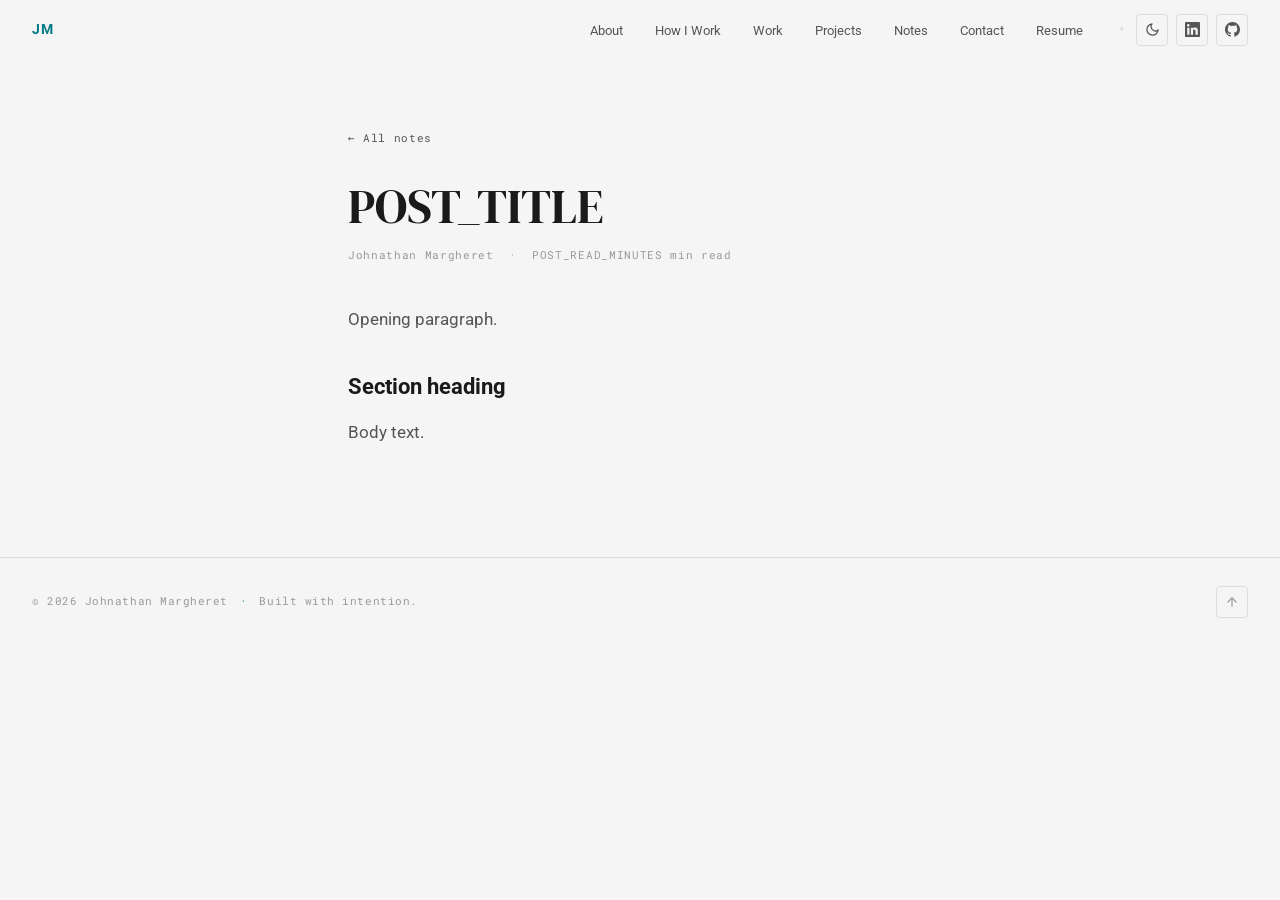
<file: notes/_post-template.html>
<!DOCTYPE html>
<!--
  Notes post template. Jekyll skips files starting with "_", so this file is never published.
  To publish a post: copy to notes/<slug>.html, replace every POST_* placeholder, then
  uncomment the Notes section, nav link and hero button in index.html.
-->
<html lang="en">
<head>
  <meta charset="UTF-8">
  <meta name="viewport" content="width=device-width, initial-scale=1.0">
  <title>POST_TITLE - Johnathan Margheret</title>
  <meta name="description" content="POST_SUMMARY">
  <link rel="canonical" href="https://www.johnathanmargheret.com/notes/POST_SLUG.html">

  <!-- Favicon: small JM mark, no extra request -->
  <link rel="icon" href="data:image/svg+xml,<svg xmlns='http://www.w3.org/2000/svg' viewBox='0 0 32 32'><rect width='32' height='32' rx='6' fill='%231a1a1a'/><text x='16' y='22' font-family='Arial,sans-serif' font-size='15' font-weight='700' fill='%2300c3d4' text-anchor='middle'>JM</text></svg>">

  <!-- Social share preview: this is what LinkedIn shows when the post is shared -->
  <meta property="og:type" content="article">
  <meta property="og:title" content="POST_TITLE">
  <meta property="og:description" content="POST_SUMMARY">
  <meta property="og:url" content="https://www.johnathanmargheret.com/notes/POST_SLUG.html">
  <meta property="og:image" content="https://www.johnathanmargheret.com/assets/og-image.jpg">
  <meta name="twitter:card" content="summary_large_image">
  <meta name="twitter:title" content="POST_TITLE">
  <meta name="twitter:description" content="POST_SUMMARY">
  <meta name="twitter:image" content="https://www.johnathanmargheret.com/assets/og-image.jpg">

  <link rel="preconnect" href="https://fonts.googleapis.com">
  <link rel="preconnect" href="https://fonts.gstatic.com" crossorigin>
  <link href="https://fonts.googleapis.com/css2?family=Roboto:wght@300;400;500;700;900&family=Roboto+Mono:wght@400;500&family=DM+Serif+Display:ital@0;1&display=swap" rel="stylesheet">
  <link rel="stylesheet" href="../style.css">

  <!-- GoatCounter: cookie-free page view analytics -->
  <script data-goatcounter="https://johnathanmargheret.goatcounter.com/count" async src="//gc.zgo.at/count.js"></script>
</head>
<body>

<div class="progress-bar" id="progressBar" aria-hidden="true"></div>

<header class="site-header" id="siteHeader">
  <nav class="nav" aria-label="Main navigation">
    <a href="../#hero" class="nav-brand" aria-label="Back to top">JM</a>
    <ul class="nav-links" role="list">
      <li><a href="../#about">About</a></li>
      <li><a href="../#values">How I Work</a></li>
      <li><a href="../#work">Work</a></li>
      <li><a href="../#projects">Projects</a></li>
      <li><a href="../#notes">Notes</a></li>
      <li><a href="../#contact">Contact</a></li>
      <li><a href="../assets/resume.pdf" target="_blank" rel="noopener">Resume</a></li>
    </ul>
    <div class="nav-icons">
      <a href="../secret.html" class="easter-egg" aria-hidden="true" tabindex="-1" title="">✦</a>
      <button class="theme-toggle" id="themeToggle" aria-label="Toggle color scheme">
        <svg class="icon-sun" width="15" height="15" viewBox="0 0 24 24" fill="none" stroke="currentColor" stroke-width="2" stroke-linecap="round" stroke-linejoin="round" aria-hidden="true"><circle cx="12" cy="12" r="5"/><line x1="12" y1="1" x2="12" y2="3"/><line x1="12" y1="21" x2="12" y2="23"/><line x1="4.22" y1="4.22" x2="5.64" y2="5.64"/><line x1="18.36" y1="18.36" x2="19.78" y2="19.78"/><line x1="1" y1="12" x2="3" y2="12"/><line x1="21" y1="12" x2="23" y2="12"/><line x1="4.22" y1="19.78" x2="5.64" y2="18.36"/><line x1="18.36" y1="5.64" x2="19.78" y2="4.22"/></svg>
        <svg class="icon-moon" width="15" height="15" viewBox="0 0 24 24" fill="none" stroke="currentColor" stroke-width="2" stroke-linecap="round" stroke-linejoin="round" aria-hidden="true"><path d="M21 12.79A9 9 0 1 1 11.21 3 7 7 0 0 0 21 12.79z"/></svg>
      </button>
      <a href="https://www.linkedin.com/in/johnathan-margheret-902886177" target="_blank" rel="noopener noreferrer" aria-label="LinkedIn profile" class="icon-link">
        <svg width="15" height="15" viewBox="0 0 24 24" fill="currentColor" aria-hidden="true"><path d="M20.447 20.452h-3.554v-5.569c0-1.328-.027-3.037-1.852-3.037-1.853 0-2.136 1.445-2.136 2.939v5.667H9.351V9h3.414v1.561h.046c.477-.9 1.637-1.85 3.37-1.85 3.601 0 4.267 2.37 4.267 5.455v6.286zM5.337 7.433c-1.144 0-2.063-.926-2.063-2.065 0-1.138.92-2.063 2.063-2.063 1.14 0 2.064.925 2.064 2.063 0 1.139-.925 2.065-2.064 2.065zm1.782 13.019H3.555V9h3.564v11.452zM22.225 0H1.771C.792 0 0 .774 0 1.729v20.542C0 23.227.792 24 1.771 24h20.451C23.2 24 24 23.227 24 22.271V1.729C24 .774 23.2 0 22.222 0h.003z"/></svg>
      </a>
      <a href="https://github.com/SpartanMods" target="_blank" rel="noopener noreferrer" aria-label="GitHub profile" class="icon-link">
        <svg width="15" height="15" viewBox="0 0 24 24" fill="currentColor" aria-hidden="true"><path d="M12 0C5.374 0 0 5.373 0 12c0 5.302 3.438 9.8 8.207 11.387.599.111.793-.261.793-.577v-2.234c-3.338.726-4.033-1.416-4.033-1.416-.546-1.387-1.333-1.756-1.333-1.756-1.089-.745.083-.729.083-.729 1.205.084 1.839 1.237 1.839 1.237 1.07 1.834 2.807 1.304 3.492.997.107-.775.418-1.305.762-1.604-2.665-.305-5.467-1.334-5.467-5.931 0-1.311.469-2.381 1.236-3.221-.124-.303-.535-1.524.117-3.176 0 0 1.008-.322 3.301 1.23A11.509 11.509 0 0112 5.803c1.02.005 2.047.138 3.006.404 2.291-1.552 3.297-1.23 3.297-1.23.653 1.653.242 2.874.118 3.176.77.84 1.235 1.911 1.235 3.221 0 4.609-2.807 5.624-5.479 5.921.43.372.823 1.102.823 2.222v3.293c0 .319.192.694.801.576C20.566 21.797 24 17.3 24 12c0-6.627-5.373-12-12-12z"/></svg>
      </a>
    </div>
  </nav>
</header>

<main>
  <article class="post">
    <a href="../#notes" class="post-back">&larr; All notes</a>
    <h1 class="post-title">POST_TITLE</h1>
    <p class="post-meta">Johnathan Margheret &nbsp;·&nbsp; POST_READ_MINUTES min read</p>
    <div class="post-body">
      <p>Opening paragraph.</p>

      <h2>Section heading</h2>
      <p>Body text.</p>
    </div>
  </article>
</main>

<footer class="site-footer">
  <div class="footer-inner">
    <p class="footer-text">
      <span>&copy; 2026 Johnathan Margheret</span>
      <span class="footer-sep">·</span>
      <span>Built with intention.</span>
    </p>
    <a href="#" class="back-to-top" aria-label="Back to top">
      <svg width="14" height="14" viewBox="0 0 24 24" fill="none" stroke="currentColor" stroke-width="2" stroke-linecap="round" stroke-linejoin="round" aria-hidden="true"><line x1="12" y1="19" x2="12" y2="5"/><polyline points="5,12 12,5 19,12"/></svg>
    </a>
  </div>
</footer>

<div class="cursor-dot" aria-hidden="true"></div>
<script src="../main.js" defer></script>
</body>
</html>
</file>
<file: style.css>
:root {
  --bg:             #0f1117;
  --bg-surface:     #161b22;
  --bg-surface-h:   #1e242c;
  --text:           #f0f4f8;
  --text-muted:     #8899aa;
  --text-dim:       #4a5568;
  --teal:           #00c3d4;
  --mint:           #00dcab;
  --coral:          #ff5a3c;
  --amber:          #ff9d17;
  --pink:           #ff4370;
  --green:          #28dc5c;
  --border:         #21262d;
  --border-h:       #00c3d4;
  --grad-primary:   linear-gradient(135deg, #00c3d4, #00dcab);
  --grad-warm:      linear-gradient(135deg, #ff5a3c, #ff9d17);
  --font:           'Roboto', sans-serif;
  --font-mono:      'Roboto Mono', monospace;
  --font-display:   'DM Serif Display', serif;
  --max-w:          1280px;
  --gap:            110px;
  --nav-h:          60px;
  --r:              4px;
  --t:              0.18s ease;
}

*, *::before, *::after { box-sizing: border-box; margin: 0; padding: 0; }

html {
  scroll-behavior: smooth;
  scroll-padding-top: var(--nav-h);
  font-size: 16px;
  -webkit-text-size-adjust: 100%;
}

body {
  background: var(--bg);
  color: var(--text);
  font-family: var(--font);
  font-weight: 400;
  line-height: 1.6;
  overflow-x: hidden;
}

::selection { background: var(--teal); color: var(--bg); }
a { color: inherit; text-decoration: none; }
ul { list-style: none; }

::-webkit-scrollbar { width: 3px; }
::-webkit-scrollbar-track { background: var(--bg); }
::-webkit-scrollbar-thumb { background: #2e2e2e; }
::-webkit-scrollbar-thumb:hover { background: var(--teal); }

/* Progress bar */
.progress-bar {
  position: fixed; top: 0; left: 0; z-index: 200;
  width: var(--prog, 0%); height: 2px;
  background: var(--grad-primary); pointer-events: none;
  transition: width 0.08s linear;
}

/* Nav */
.site-header {
  position: fixed; top: 0; left: 0; right: 0;
  height: var(--nav-h); z-index: 100;
  border-bottom: 1px solid transparent;
  transition: background var(--t), border-color var(--t);
}
.site-header.scrolled {
  background: rgba(15,17,23,0.96);
  backdrop-filter: blur(12px);
  -webkit-backdrop-filter: blur(12px);
  border-color: var(--border);
}
.nav {
  max-width: calc(var(--max-w) + 4rem);
  margin: 0 auto; padding: 0 2rem;
  height: 100%; display: flex; align-items: center; gap: 2rem;
}
.nav-brand {
  font-size: 0.875rem; font-weight: 700;
  color: var(--teal); margin-right: auto;
  letter-spacing: 0.05em;
}
.nav-links { display: flex; gap: 2rem; }
.nav-links a {
  font-size: 0.82rem; color: var(--text-muted);
  font-weight: 400; transition: color var(--t);
  position: relative;
}
.nav-links a::after {
  content: '';
  position: absolute;
  bottom: -3px; left: 0;
  width: 0; height: 1px;
  background: var(--teal);
  transition: width 0.25s ease;
}
.nav-links a:hover { color: var(--text); }
.nav-links a.active { color: var(--text); }
.nav-links a.active::after { width: 100%; }
.nav-icons { display: flex; gap: 0.5rem; }

/* Easter egg nav icon */
.easter-egg {
  font-size: 0.55rem; line-height: 1;
  color: var(--border);
  display: flex; align-items: center;
  padding: 0 0.15rem;
  transition: color 0.2s ease;
  user-select: none;
}
.easter-egg:hover { color: var(--teal); }

/* Theme toggle */
.theme-toggle {
  display: flex; align-items: center; justify-content: center;
  width: 32px; height: 32px;
  color: var(--text-muted); border: 1px solid var(--border); border-radius: var(--r);
  background: transparent; cursor: pointer;
  transition: color var(--t), border-color var(--t);
}
.theme-toggle:hover { color: var(--text); border-color: var(--border-h); }
.icon-moon { display: none; }
[data-theme="light"] .icon-sun  { display: none; }
[data-theme="light"] .icon-moon { display: block; }

.icon-link {
  display: flex; align-items: center; justify-content: center;
  width: 32px; height: 32px;
  color: var(--text-muted); border: 1px solid var(--border); border-radius: var(--r);
  transition: color var(--t), border-color var(--t);
}
.icon-link:hover { color: var(--text); border-color: var(--border-h); }

/* Hero */
.hero {
  position: relative; min-height: 100dvh;
  display: flex; align-items: center; overflow: hidden;
}
.hero-bg {
  position: absolute; inset: 0; pointer-events: none;
}
.hero-bg::before {
  content: '';
  position: absolute; inset: 0; z-index: 1;
  background:
    radial-gradient(ellipse 70% 55% at 65% 35%, rgba(0,195,212,0.06) 0%, transparent 65%),
    radial-gradient(ellipse 45% 40% at 15% 75%, rgba(0,220,171,0.04) 0%, transparent 60%);
  pointer-events: none;
}
.hero-blob {
  position: absolute;
  border-radius: 50%;
  filter: blur(72px);
  pointer-events: none;
}
.hero-blob-1 {
  width: min(65vw, 720px); height: min(65vw, 720px);
  background: radial-gradient(circle, rgba(0,195,212,0.18) 0%, transparent 70%);
  top: -20%; left: 8%;
  animation: blobDrift 20s ease-in-out infinite;
}
.hero-blob-2 {
  width: min(52vw, 600px); height: min(52vw, 600px);
  background: radial-gradient(circle, rgba(0,220,171,0.13) 0%, transparent 70%);
  bottom: -20%; right: 3%;
  animation: blobDrift 26s ease-in-out infinite reverse;
  animation-delay: -9s;
}
.hero-blob-3 {
  width: min(42vw, 480px); height: min(42vw, 480px);
  background: radial-gradient(circle, rgba(255,90,60,0.07) 0%, transparent 70%);
  top: 45%; left: -8%;
  animation: blobDrift 22s ease-in-out infinite;
  animation-delay: -15s;
}
@keyframes blobDrift {
  0%, 100% { transform: translate(0, 0) scale(1); }
  30%       { transform: translate(50px, -60px) scale(1.07); }
  60%       { transform: translate(-35px, 35px) scale(0.95); }
  80%       { transform: translate(25px, 15px) scale(1.03); }
}
.hero-content {
  position: relative; z-index: 2;
  max-width: calc(var(--max-w) + 4rem);
  width: 100%; margin: 0 auto;
  padding: calc(var(--nav-h) + 5rem) 2rem 4rem;
  display: flex; align-items: center; gap: 4rem;
}
.hero-text { flex: 1; min-width: 0; }
.hero-photo { flex-shrink: 0; }
.profile-img {
  width: 340px; height: 400px;
  object-fit: cover; object-position: center top;
  border-radius: 4px;
  border: 1px solid var(--border);
  display: block;
}
.hero-name {
  font-size: 0.75rem; font-weight: 500;
  letter-spacing: 0.1em; text-transform: uppercase;
  color: var(--teal); margin-bottom: 1.25rem;
  font-family: var(--font-mono);
}
.hero-headline {
  font-family: var(--font-display);
  font-size: clamp(2.2rem, 5vw, 4.4rem);
  font-weight: 400; line-height: 1.15;
  letter-spacing: -0.01em;
  margin-bottom: 1.25rem; max-width: 17em;
}
.hero-sub {
  font-size: 1rem; color: var(--text-muted);
  max-width: 48ch; margin-bottom: 2.25rem;
  line-height: 1.65; font-weight: 400;
}
.hero-ctas { display: flex; gap: 0.85rem; flex-wrap: wrap; }

/* Buttons */
.btn {
  display: inline-flex; align-items: center; gap: 0.4rem;
  padding: 0.65em 1.5em;
  font-family: var(--font); font-size: 0.875rem; font-weight: 500;
  border-radius: var(--r); border: 1px solid transparent;
  cursor: pointer; white-space: nowrap;
  transition: opacity var(--t), transform var(--t), border-color var(--t), color var(--t), background var(--t);
}
.btn-primary {
  background: var(--grad-primary);
  color: #1a1a1a; font-weight: 700; border: none;
}
.btn-primary:hover { opacity: 0.88; transform: translateY(-1px); }
.btn-outline { background: transparent; color: var(--text); border-color: var(--border); }
.btn-outline:hover { border-color: var(--border-h); color: var(--teal); }
.btn-ghost { background: transparent; color: var(--text-muted); }
.btn-ghost:hover { color: var(--text); }
.btn-lg { padding: 0.8em 2em; font-size: 0.95rem; }

/* Sections */
.section {
  padding: var(--gap) 2rem;
  max-width: calc(var(--max-w) + 4rem);
  margin: 0 auto; width: 100%;
}
.section-header { margin-bottom: 2.75rem; }
.section-tag {
  font-family: var(--font-mono); font-size: 0.68rem;
  color: var(--teal); letter-spacing: 0.08em;
  margin-bottom: 0.5rem; display: block; font-weight: 500;
  text-transform: uppercase;
}
.section-header h2 {
  font-size: clamp(1.4rem, 2.4vw, 1.7rem);
  font-weight: 700; letter-spacing: 0.02em;
}

/* About */
.about-grid {
  display: grid; grid-template-columns: 1.4fr 1fr;
  gap: 5rem; align-items: start;
}
.about-bio h2 {
  font-size: clamp(1.5rem, 2.4vw, 2rem);
  font-weight: 900; margin-bottom: 1.25rem; letter-spacing: -0.01em;
}
.bio-text {
  font-size: 1rem; line-height: 1.7;
  color: var(--text-muted); max-width: 56ch;
}
.bio-text--spaced { margin-top: 1rem; }
.stats-grid {
  display: grid; grid-template-columns: 1fr 1fr;
  gap: 1px; background: var(--border); border: 1px solid var(--border);
}
.stat-card {
  background: var(--bg-surface); padding: 1.4rem 1.25rem;
  display: flex; flex-direction: column; gap: 0.25rem;
  position: relative;
  transition: background var(--t), box-shadow var(--t);
}
.stat-card::before {
  content: '';
  position: absolute;
  top: 0; left: 0; right: 0; height: 2px;
}
.stat-card:has(.teal)::before  { background: var(--teal); }
.stat-card:has(.mint)::before  { background: var(--mint); }
.stat-card:has(.amber)::before { background: var(--amber); }
.stat-card:has(.coral)::before { background: var(--coral); }
.stat-card:has(.green)::before { background: var(--green); }
.stat-card:last-child:nth-child(odd) { grid-column: span 2; }
.stat-card:hover { background: var(--bg-surface-h); }
.stat-card:has(.teal):hover  { box-shadow: 0 4px 28px rgba(0,195,212,0.1); }
.stat-card:has(.mint):hover  { box-shadow: 0 4px 28px rgba(0,220,171,0.1); }
.stat-card:has(.amber):hover { box-shadow: 0 4px 28px rgba(255,157,23,0.1); }
.stat-card:has(.coral):hover { box-shadow: 0 4px 28px rgba(255,90,60,0.1); }
.stat-card:has(.green):hover { box-shadow: 0 4px 28px rgba(40,220,92,0.1); }

/* Stat icon */
.stat-icon {
  display: block;
  margin-bottom: 0.4rem;
  opacity: 0.55;
}

/* Brand-colored stat numbers */
.stat-num          { font-size: 2.4rem; font-weight: 900; line-height: 1; font-variant-numeric: tabular-nums; }
.stat-num.teal     { color: var(--teal); }
.stat-num.mint     { color: var(--mint); }
.stat-num.amber    { color: var(--amber); }
.stat-num.coral    { color: var(--coral); }
.stat-num.green    { color: var(--green); }

.stat-label {
  font-family: var(--font-mono); font-size: 0.62rem;
  letter-spacing: 0.08em; text-transform: uppercase;
  color: var(--text); margin-top: 0.2rem; font-weight: 500;
}
.stat-desc { font-size: 0.76rem; color: var(--text-dim); line-height: 1.4; }

/* Work */
.timeline {
  position: relative;
  display: flex; flex-direction: column;
  padding-left: 2.75rem;
}
.timeline::before {
  content: ''; position: absolute;
  left: 0; top: 2rem; bottom: 2rem; width: 2px;
  background: linear-gradient(to bottom, var(--teal) 0%, rgba(0,195,212,0.08) 100%);
}
.role-card {
  position: relative;
  background: var(--bg-surface); padding: 2.25rem;
  border-left: 2px solid transparent;
  border-bottom: 1px solid var(--border);
  transition: border-color var(--t), background var(--t);
}
.role-card:last-child { border-bottom: none; }
.role-card::before {
  content: ''; position: absolute;
  left: calc(-2.75rem - 3px); top: 2.5rem;
  width: 10px; height: 10px; border-radius: 50%;
  background: var(--bg-surface); border: 2px solid var(--teal);
  box-shadow: 0 0 0 3px rgba(0,195,212,0.12);
  transition: background var(--t), border-color var(--t), box-shadow var(--t);
  z-index: 1;
}
.role-card:hover::before {
  background: var(--teal);
  box-shadow: 0 0 0 4px rgba(0,195,212,0.18);
}
.role-card:hover { border-color: var(--teal); background: var(--bg-surface-h); }
.role-card-layout {
  display: flex; gap: 1.5rem; align-items: stretch;
}
.role-card-content { flex: 1; min-width: 0; }
.role-head {
  display: flex;
  align-items: flex-start; gap: 1.5rem; margin-bottom: 1.5rem;
}
.role-photo {
  width: 220px;
  object-fit: cover; object-position: center 20%;
  border-radius: var(--r); border: 1px solid var(--border);
  flex-shrink: 0; display: block;
}
.role-title { font-size: 1.2rem; font-weight: 700; margin-bottom: 0.25rem; letter-spacing: 0.01em; }
.role-company { font-size: 0.875rem; color: var(--teal); font-weight: 500; margin-bottom: 0.35rem; }
.role-meta {
  font-family: var(--font-mono); font-size: 0.67rem;
  color: var(--text-dim);
}
.meta-sep { color: var(--teal); margin: 0 0.35em; }
.role-head-info { flex: 1; min-width: 0; }
.role-period {
  display: inline-block;
  font-family: var(--font-mono); font-size: 0.6rem;
  letter-spacing: 0.1em; text-transform: uppercase;
  color: var(--teal); font-weight: 600;
  background: rgba(0,195,212,0.08);
  border: 1px solid rgba(0,195,212,0.2);
  border-radius: 2px;
  padding: 0.2em 0.6em;
  margin-bottom: 0.5rem;
}
.role-context {
  font-family: var(--font-mono); font-size: 0.67rem;
  color: var(--text-dim); margin-top: 0.2rem;
}
.role-highlights { display: flex; flex-direction: column; gap: 0.5rem; margin-bottom: 1.5rem; }
.role-highlights li {
  font-size: 0.875rem; color: var(--text-muted);
  padding-left: 1.1em; position: relative; line-height: 1.55;
}
.role-highlights li::before {
  content: '→'; position: absolute; left: 0;
  color: var(--teal); font-family: var(--font-mono);
}
.role-tags { display: flex; flex-wrap: wrap; gap: 0.4rem; }

/* Tags */
.tag {
  display: inline-block; font-family: var(--font-mono); font-size: 0.67rem;
  letter-spacing: 0.04em; padding: 0.27em 0.7em;
  border: 1px solid var(--border); border-radius: 2px;
  color: var(--text-dim);
  transition: border-color var(--t), color var(--t);
}
.tag:hover { border-color: var(--teal); color: var(--text); }

/* Work projects */
.projects-grid {
  display: grid; grid-template-columns: 1fr 1fr;
  gap: 1px; background: var(--border);
}
.project-card {
  background: var(--bg-surface); padding: 1.75rem;
  display: flex; flex-direction: column; gap: 0.65rem;
  border-left: 2px solid transparent;
  transition: border-color var(--t), background var(--t);
}
.project-card:hover { background: var(--bg-surface-h); }
.project-card.c-teal:hover  { border-color: var(--teal); }
.project-card.c-mint:hover  { border-color: var(--mint); }
.project-card.c-coral:hover { border-color: var(--coral); }
.project-card.c-amber:hover { border-color: var(--amber); }

.proj-idx {
  font-family: var(--font-mono); font-size: 0.6rem;
  color: var(--text-dim); letter-spacing: 0.12em;
}
.proj-title { font-size: 1.1rem; font-weight: 700; }
.proj-desc { font-size: 0.875rem; color: var(--text-muted); line-height: 1.6; }
.proj-tags { display: flex; flex-wrap: wrap; gap: 0.4rem; }

/* Expandable project detail */
.proj-detail { flex: 1; }
.proj-detail > summary {
  list-style: none; cursor: pointer;
  display: inline-flex; align-items: center; gap: 0.4rem;
  font-family: var(--font-mono); font-size: 0.7rem;
  letter-spacing: 0.08em; text-transform: uppercase;
  color: var(--text-muted); transition: color var(--t);
}
.proj-detail > summary::-webkit-details-marker { display: none; }
.proj-detail > summary:hover { color: var(--text); }
.proj-detail > summary::after {
  content: '+'; font-size: 0.9rem; line-height: 1;
  color: var(--text-dim); transition: color var(--t);
}
.proj-detail[open] > summary::after { content: '\2212'; }
.proj-detail[open] > summary { color: var(--text); margin-bottom: 0.75rem; }
.proj-detail-body { display: flex; flex-direction: column; gap: 0.6rem; }
.proj-detail-body p { font-size: 0.85rem; color: var(--text-muted); line-height: 1.6; }
.proj-label {
  display: block; font-family: var(--font-mono);
  font-size: 0.62rem; letter-spacing: 0.1em; text-transform: uppercase;
  color: var(--teal); margin-bottom: 0.1rem;
}
.project-card.c-coral .proj-label { color: var(--coral); }
.project-card.c-mint  .proj-label { color: var(--mint); }
.project-card.c-amber .proj-label { color: var(--amber); }

/* Personal project */
.personal-project-card {
  background: var(--bg-surface);
  border: 1px solid var(--border);
  border-left: 3px solid var(--teal);
  padding: 2.5rem;
  transition: background var(--t);
}
.personal-project-card:hover { background: var(--bg-surface-h); }
.pp-header {
  display: flex; justify-content: space-between;
  align-items: flex-start; gap: 2rem; margin-bottom: 1.25rem;
}
.pp-meta { display: flex; flex-direction: column; gap: 0.2rem; }
.pp-status {
  display: inline-block; font-family: var(--font-mono); font-size: 0.6rem;
  letter-spacing: 0.1em; font-weight: 700; text-transform: uppercase;
  padding: 0.25em 0.75em; border-radius: 2px; margin-bottom: 0.6rem;
  background: var(--grad-primary); color: #1a1a1a; border: none;
  width: fit-content;
}
.pp-title { font-size: 1.5rem; font-weight: 900; letter-spacing: -0.01em; }
.pp-tagline { font-size: 0.875rem; color: var(--text-muted); margin-top: 0.15rem; }
.pp-link {
  display: inline-flex; align-items: center; gap: 0.4em; flex-shrink: 0;
  font-family: var(--font-mono); font-size: 0.7rem; letter-spacing: 0.06em;
  color: var(--text-muted); padding: 0.5em 1em;
  border: 1px solid var(--border); border-radius: var(--r);
  transition: color var(--t), border-color var(--t);
}
.pp-link:hover { color: var(--teal); border-color: var(--border-h); }
.pp-private, .pp-private:hover { color: var(--text-dim); border-color: var(--border); }
.pp-desc {
  font-size: 0.95rem; color: var(--text-muted);
  line-height: 1.75; max-width: 68ch;
  margin-bottom: 1.5rem;
}
.pp-features {
  display: grid; grid-template-columns: repeat(auto-fill, minmax(200px, 1fr));
  gap: 0.5rem 1rem; margin-bottom: 1.5rem;
}
.pp-features span {
  font-size: 0.82rem; color: var(--text-muted);
  display: flex; align-items: center; gap: 0.5rem;
}
.pp-features span::before {
  content: ''; width: 4px; height: 4px; border-radius: 50%;
  background: var(--teal); flex-shrink: 0;
}
.pp-tags { display: flex; flex-wrap: wrap; gap: 0.4rem; }

/* Personal project card gap */
.personal-project-card + .personal-project-card { margin-top: 1.5rem; }

/* How I work */
.values-grid {
  display: grid; grid-template-columns: repeat(6, 1fr);
  gap: 1px; background: var(--border); border: 1px solid var(--border);
}
.value-card {
  grid-column: span 2;
  background: var(--bg-surface); padding: 1.75rem;
  display: flex; flex-direction: column; gap: 0.65rem;
  border-top: 2px solid transparent;
  transition: border-color var(--t), background var(--t);
}
.value-card:nth-child(n+4) { grid-column: span 3; }
.value-card:hover { background: var(--bg-surface-h); }
.value-card.c-teal  { border-top-color: var(--teal); }
.value-card.c-mint  { border-top-color: var(--mint); }
.value-card.c-coral { border-top-color: var(--coral); }
.value-card.c-amber { border-top-color: var(--amber); }
.value-idx {
  font-family: var(--font-mono); font-size: 0.6rem;
  color: var(--text-dim); letter-spacing: 0.12em;
}
.value-title { font-size: 1.1rem; font-weight: 700; }
.value-desc { font-size: 0.875rem; color: var(--text-muted); line-height: 1.6; flex: 1; }
.value-proof {
  font-size: 0.82rem; color: var(--text); line-height: 1.55;
  border-top: 1px solid var(--border); padding-top: 0.75rem;
}
.value-proof-label {
  display: block; font-family: var(--font-mono);
  font-size: 0.62rem; letter-spacing: 0.1em; text-transform: uppercase;
  color: var(--teal); margin-bottom: 0.15rem;
}
.value-card.c-coral .value-proof-label { color: var(--coral); }
.value-card.c-mint  .value-proof-label { color: var(--mint); }
.value-card.c-amber .value-proof-label { color: var(--amber); }

/* Beyond work */
.beyond-grid {
  display: grid; grid-template-columns: 1fr 1.2fr;
  gap: 2.5rem; align-items: start;
}
.beyond-photo img {
  width: 100%; aspect-ratio: 4 / 3; object-fit: cover;
  border-radius: var(--r); border: 1px solid var(--border); display: block;
}
.beyond-photo figcaption {
  font-family: var(--font-mono); font-size: 0.67rem;
  color: var(--text-dim); margin-top: 0.6rem; letter-spacing: 0.04em;
}
.beyond-tiles {
  display: flex; flex-direction: column;
  gap: 1px; background: var(--border); border: 1px solid var(--border);
}
.beyond-tile { background: var(--bg-surface); padding: 1.4rem 1.5rem; transition: background var(--t); }
.beyond-tile:hover { background: var(--bg-surface-h); }
.beyond-title { font-size: 1rem; font-weight: 700; margin-bottom: 0.3rem; }
.beyond-desc { font-size: 0.875rem; color: var(--text-muted); line-height: 1.6; }

/* Notes list (index) */
.notes-list {
  display: flex; flex-direction: column;
  gap: 1px; background: var(--border); border: 1px solid var(--border);
}
.note-link { display: block; background: var(--bg-surface); padding: 1.4rem 1.5rem; transition: background var(--t); }
.note-link:hover { background: var(--bg-surface-h); }
.note-title { font-size: 1.05rem; font-weight: 700; margin-bottom: 0.25rem; }
.note-desc { font-size: 0.875rem; color: var(--text-muted); }

/* Note post page */
.post { max-width: 72ch; margin: 0 auto; padding: calc(var(--nav-h) + 4rem) 2rem var(--gap); }
.post-back {
  font-family: var(--font-mono); font-size: 0.7rem; letter-spacing: 0.06em;
  color: var(--text-muted); display: inline-block; margin-bottom: 2rem;
  transition: color var(--t);
}
.post-back:hover { color: var(--teal); }
.post-title {
  font-family: var(--font-display); font-weight: 400;
  font-size: clamp(2rem, 4.5vw, 3rem); line-height: 1.15; margin-bottom: 0.75rem;
}
.post-meta {
  font-family: var(--font-mono); font-size: 0.7rem;
  color: var(--text-dim); letter-spacing: 0.06em; margin-bottom: 2.5rem;
}
.post-body h2 { font-size: 1.35rem; font-weight: 700; margin: 2.25rem 0 0.75rem; }
.post-body p, .post-body li { font-size: 1.05rem; line-height: 1.8; color: var(--text-muted); }
.post-body p + p { margin-top: 1.1rem; }
.post-body ul { list-style: disc; padding-left: 1.25rem; margin: 1rem 0; }
.post-body a { color: var(--teal); text-decoration: underline; text-underline-offset: 2px; }
.post-body blockquote {
  border-left: 2px solid var(--teal); padding-left: 1.25rem; margin: 1.5rem 0;
  color: var(--text); font-style: italic;
}

/* Skills */
.skills-grid { display: grid; grid-template-columns: 1fr 1fr; gap: 2.5rem 5rem; }
.skill-group-header {
  display: flex; align-items: center; gap: 0.5rem;
  margin-bottom: 0.85rem;
}
.skill-group-icon { flex-shrink: 0; opacity: 0.7; }
.skill-c-teal  .skill-group-icon { color: var(--teal); }
.skill-c-mint  .skill-group-icon { color: var(--mint); }
.skill-c-coral .skill-group-icon { color: var(--coral); }
.skill-c-amber .skill-group-icon { color: var(--amber); }
.skill-group-label {
  font-family: var(--font-mono); font-size: 0.63rem;
  letter-spacing: 0.1em; margin-bottom: 0;
  font-weight: 500; text-transform: uppercase;
}
.skill-group-label.teal  { color: var(--teal); }
.skill-group-label.mint  { color: var(--mint); }
.skill-group-label.coral { color: var(--coral); }
.skill-group-label.amber { color: var(--amber); }
.skill-tags { display: flex; flex-wrap: wrap; gap: 0.45rem; }

/* Default-colored skill tags by group */
.skill-c-teal .tag  { color: var(--teal);  border-color: rgba(0,195,212,0.3); }
.skill-c-mint .tag  { color: var(--mint);  border-color: rgba(0,220,171,0.3); }
.skill-c-coral .tag { color: var(--coral); border-color: rgba(255,90,60,0.3); }
.skill-c-amber .tag { color: var(--amber); border-color: rgba(255,157,23,0.3); }

/* Contact */
.contact-section { padding-top: var(--gap); padding-bottom: var(--gap); }
.contact-inner {
  display: grid; grid-template-columns: 1fr auto;
  gap: 4rem; align-items: center;
  border-top: 1px solid var(--border); padding-top: 4rem;
}
.contact-heading {
  font-size: clamp(2rem, 3.8vw, 3.25rem);
  font-weight: 900; letter-spacing: -0.02em;
  line-height: 1.1; margin-bottom: 0.85rem;
}
.contact-sub {
  font-size: 0.95rem; color: var(--text-muted);
  max-width: 38ch; margin-bottom: 0.65rem; line-height: 1.65;
}
.contact-location {
  font-family: var(--font-mono); font-size: 0.7rem;
  letter-spacing: 0.06em; color: var(--text-dim);
}
.contact-actions { display: flex; flex-direction: column; gap: 0.65rem; min-width: 200px; }

/* Footer */
.site-footer {
  border-top: 1px solid var(--border);
  padding: 1.75rem 2rem;
  max-width: calc(var(--max-w) + 4rem); margin: 0 auto;
}
.footer-inner {
  display: flex; align-items: center; justify-content: space-between;
}
.footer-text {
  display: flex; align-items: center; gap: 0.75rem;
  font-family: var(--font-mono); font-size: 0.67rem;
  color: var(--text-dim); letter-spacing: 0.05em;
}
.footer-sep { color: var(--teal); }
.back-to-top {
  display: flex; align-items: center; justify-content: center;
  width: 32px; height: 32px; flex-shrink: 0;
  color: var(--text-dim); border: 1px solid var(--border); border-radius: var(--r);
  transition: color var(--t), border-color var(--t);
}
.back-to-top:hover { color: var(--teal); border-color: var(--border-h); }

/* Scroll reveal */
.reveal-up {
  opacity: 0; transform: translateY(16px);
  transition:
    opacity 0.5s cubic-bezier(0.22,1,0.36,1),
    transform 0.5s cubic-bezier(0.22,1,0.36,1);
  transition-delay: var(--delay, 0s);
}
.reveal-up.in-view { opacity: 1; transform: translateY(0); }

/* Light mode */
[data-theme="light"] {
  --bg:           #f5f5f5;
  --bg-surface:   #ffffff;
  --bg-surface-h: #eeeeee;
  --text:         #1a1a1a;
  --text-muted:   #555555;
  --text-dim:     #999999;
  --border:       #dddddd;
  --border-h:     #2e2e2e;
}
[data-theme="light"] .site-header.scrolled {
  background: rgba(245,245,245,0.95);
}
[data-theme="light"] .hero-bg::before {
  background:
    radial-gradient(ellipse 70% 55% at 65% 35%, rgba(0,195,212,0.05) 0%, transparent 65%),
    radial-gradient(ellipse 45% 40% at 15% 75%, rgba(0,220,171,0.03) 0%, transparent 60%);
}
[data-theme="light"] .hero-blob-1 {
  background: radial-gradient(circle, rgba(0,195,212,0.07) 0%, transparent 70%);
}
[data-theme="light"] .hero-blob-2 {
  background: radial-gradient(circle, rgba(0,220,171,0.05) 0%, transparent 70%);
}
[data-theme="light"] .hero-blob-3 {
  background: radial-gradient(circle, rgba(255,90,60,0.04) 0%, transparent 70%);
}
/* Brand colors fail on light backgrounds — override text uses to dark */
[data-theme="light"] .hero-name,
[data-theme="light"] .nav-brand,
[data-theme="light"] .role-company,
[data-theme="light"] .section-tag,
[data-theme="light"] .meta-sep,
[data-theme="light"] .role-period,
[data-theme="light"] .role-highlights li::before,
[data-theme="light"] .footer-sep     { color: #007a85; }
[data-theme="light"] .stat-num.teal,
[data-theme="light"] .stat-num.mint,
[data-theme="light"] .stat-num.amber,
[data-theme="light"] .stat-num.coral,
[data-theme="light"] .stat-num.green { color: #1a1a1a; }
[data-theme="light"] .skill-group-label.teal  { color: #007a85; }
[data-theme="light"] .skill-group-label.mint  { color: #007a5e; }
[data-theme="light"] .skill-group-label.coral { color: #b33c28; }
[data-theme="light"] .skill-group-label.amber { color: #a06200; }
[data-theme="light"] .skill-c-teal .tag  { color: #007a85; border-color: rgba(0,122,133,0.3); }
[data-theme="light"] .skill-c-mint .tag  { color: #007a5e; border-color: rgba(0,122,94,0.3); }
[data-theme="light"] .skill-c-coral .tag { color: #b33c28; border-color: rgba(179,60,40,0.3); }
[data-theme="light"] .skill-c-amber .tag { color: #a06200; border-color: rgba(160,98,0,0.3); }
[data-theme="light"] .role-card:hover { border-color: #007a85; }
[data-theme="light"] .timeline::before { background: linear-gradient(to bottom, #007a85 0%, rgba(0,122,133,0.06) 100%); }
[data-theme="light"] .role-card::before { background: var(--bg-surface); border-color: #007a85; box-shadow: 0 0 0 3px rgba(0,122,133,0.1); }
[data-theme="light"] .role-card:hover::before { background: #007a85; }
[data-theme="light"] .role-period { color: #007a85; background: rgba(0,122,133,0.06); border-color: rgba(0,122,133,0.2); }
[data-theme="light"] .project-card.c-teal:hover,
[data-theme="light"] .project-card.c-mint:hover,
[data-theme="light"] .project-card.c-coral:hover,
[data-theme="light"] .project-card.c-amber:hover { border-color: #007a85; }
[data-theme="light"] .personal-project-card { border-left-color: #007a85; }
[data-theme="light"] .btn-outline { border-color: #cccccc; }
[data-theme="light"] .btn-outline:hover { border-color: #007a85; color: #007a85; }
[data-theme="light"] .pp-link:hover { color: #007a85; border-color: #007a85; }
[data-theme="light"] .pp-private:hover { color: var(--text-dim); border-color: var(--border); }
[data-theme="light"] .tag:hover { border-color: #007a85; color: var(--text); }
[data-theme="light"] ::-webkit-scrollbar-thumb { background: #cccccc; }
[data-theme="light"] .value-proof-label,
[data-theme="light"] .post-body a,
[data-theme="light"] .post-back:hover { color: #007a85; }
[data-theme="light"] .value-card.c-coral .value-proof-label { color: #b33c28; }
[data-theme="light"] .value-card.c-mint  .value-proof-label { color: #007a5e; }
[data-theme="light"] .value-card.c-amber .value-proof-label { color: #a06200; }

/* Smooth theme crossfade */
.theme-transitioning,
.theme-transitioning * {
  transition:
    background-color 0.22s ease,
    color 0.22s ease,
    border-color 0.22s ease !important;
}

/* Custom cursor — desktop pointer devices only */
@media (hover: hover) and (pointer: fine) {
  body { cursor: none; }
  a, button, summary, [role="button"] { cursor: none; }
  .cursor-dot {
    position: fixed;
    width: 8px; height: 8px; border-radius: 50%;
    background: var(--teal);
    pointer-events: none; z-index: 9999;
    transform: translate(-50%, -50%);
    opacity: 0;
    transition: width 0.2s ease, height 0.2s ease, background 0.2s ease, opacity 0.15s ease, border 0.2s ease;
  }
  .cursor-dot.visible { opacity: 1; }
  .cursor-dot.expanded {
    width: 36px; height: 36px;
    background: transparent;
    border: 1.5px solid rgba(0,195,212,0.5);
  }
}

/* Reduced motion */
@media (prefers-reduced-motion: reduce) {
  .reveal-up { opacity: 1; transform: none; transition: none; }
  html { scroll-behavior: auto; }
  .hero-blob { animation: none; }
  .cursor-dot { display: none; }
}

/* Responsive */
@media (max-width: 1024px) {
  .about-grid { grid-template-columns: 1fr; gap: 3rem; }
  .skills-grid { gap: 2rem 3rem; }
  .contact-inner { grid-template-columns: 1fr; gap: 2.5rem; }
  .contact-actions { flex-direction: row; flex-wrap: wrap; min-width: 0; }
  .values-grid { grid-template-columns: 1fr 1fr; }
  .value-card, .value-card:nth-child(n+4) { grid-column: span 1; }
  .value-card:last-child:nth-child(odd) { grid-column: span 2; }
}
@media (max-width: 900px) {
  .hero-content { flex-direction: column-reverse; gap: 2rem; }
  .hero-photo { align-self: flex-start; }
  .profile-img { width: 260px; height: 310px; }
}
@media (max-width: 768px) {
  :root { --gap: 80px; }
  .nav-links { display: none; }
  .projects-grid { grid-template-columns: 1fr; }
  .values-grid { grid-template-columns: 1fr; }
  .value-card:last-child:nth-child(odd) { grid-column: span 1; }
  .beyond-grid { grid-template-columns: 1fr; }
  .skills-grid { grid-template-columns: 1fr; gap: 1.75rem; }
  .pp-features { grid-template-columns: 1fr 1fr; }
  .role-card-layout { flex-direction: column; }
  .role-photo { width: 100%; height: 200px; object-position: center 25%; }
  .timeline { padding-left: 1.75rem; }
  .role-card::before { left: calc(-1.75rem - 3px); }
}
@media (max-width: 480px) {
  :root { --gap: 60px; }
  .nav, .section { padding-left: 1.25rem; padding-right: 1.25rem; }
  .hero-content { padding-left: 1.25rem; padding-right: 1.25rem; }
  .hero-ctas { flex-direction: column; }
  .stats-grid { grid-template-columns: 1fr; }
  .stat-card:last-child:nth-child(odd) { grid-column: span 1; }
  .contact-actions { flex-direction: column; }
  .contact-inner { padding-top: 2.5rem; gap: 2rem; }
  .pp-header { flex-direction: column; align-items: flex-start; gap: 1rem; }
  .pp-features { grid-template-columns: 1fr; }
  .site-footer { padding-left: 1.25rem; padding-right: 1.25rem; }
}
</file>
